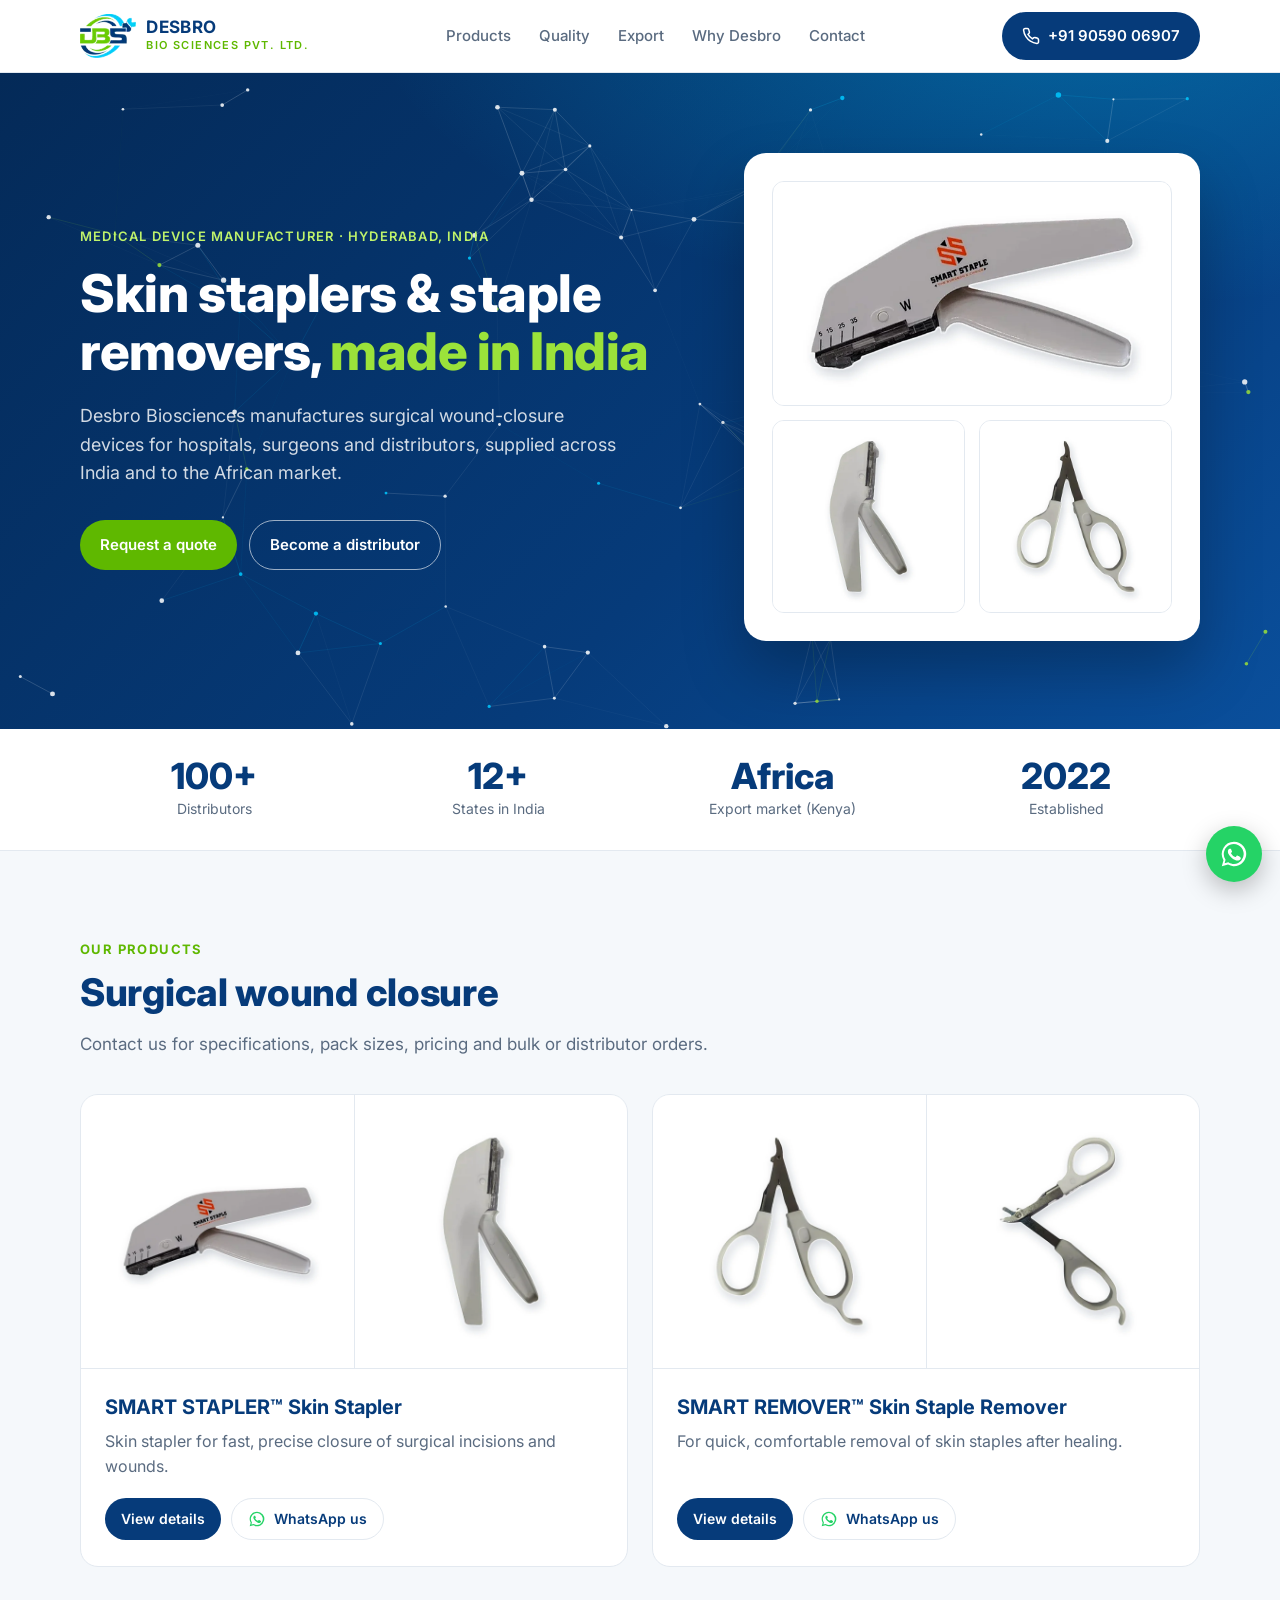
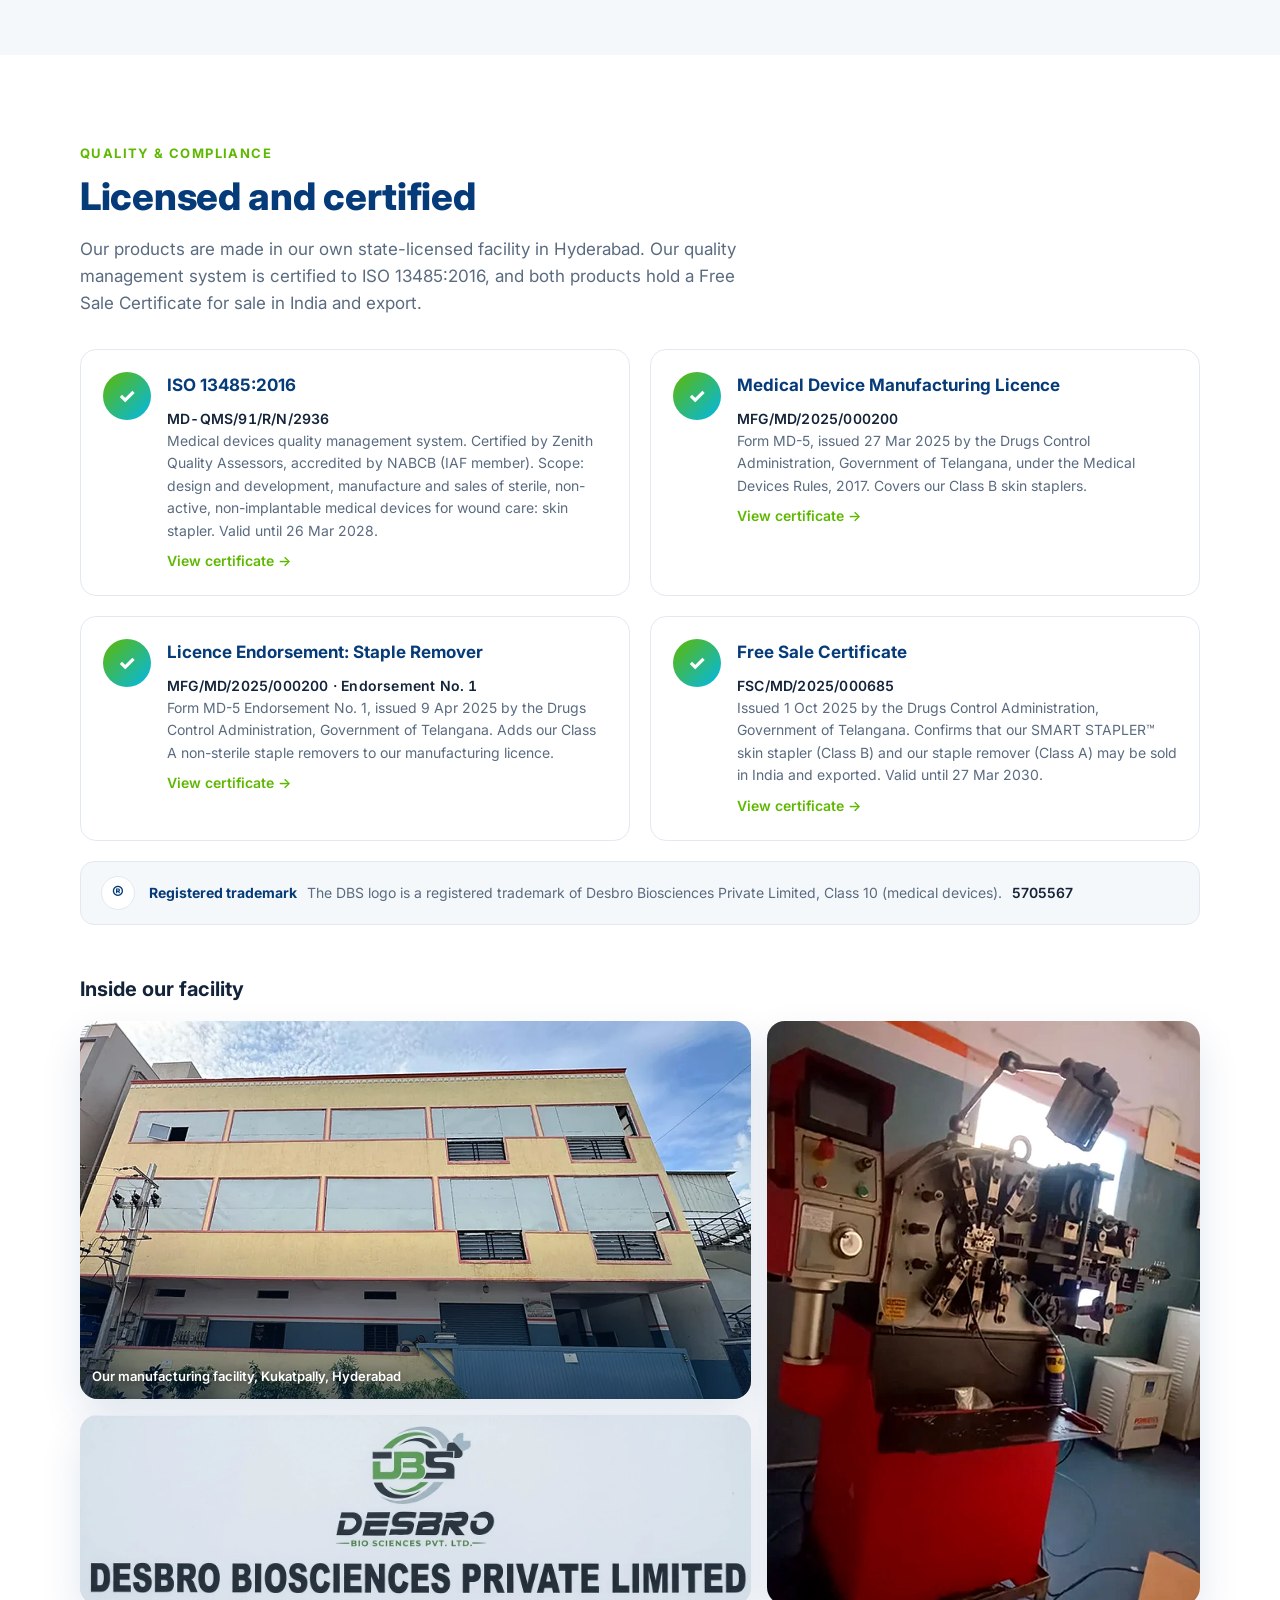
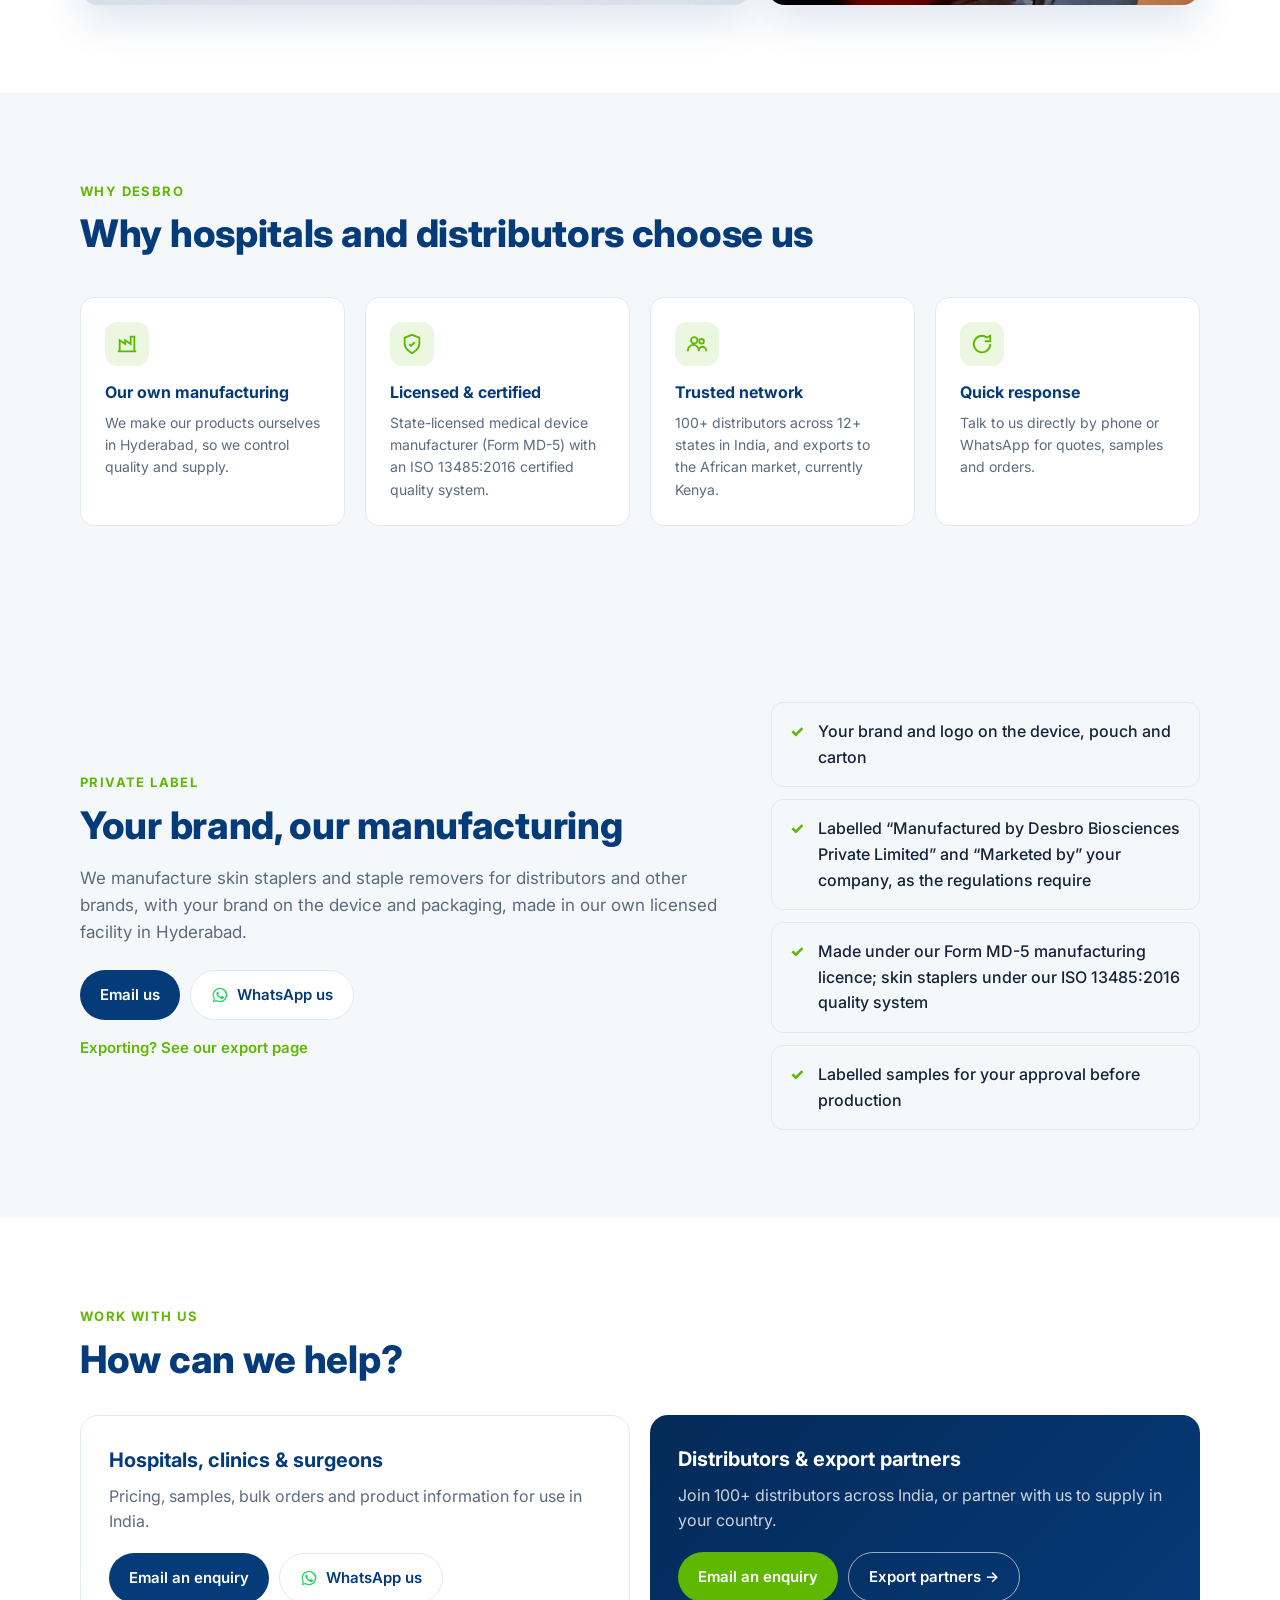
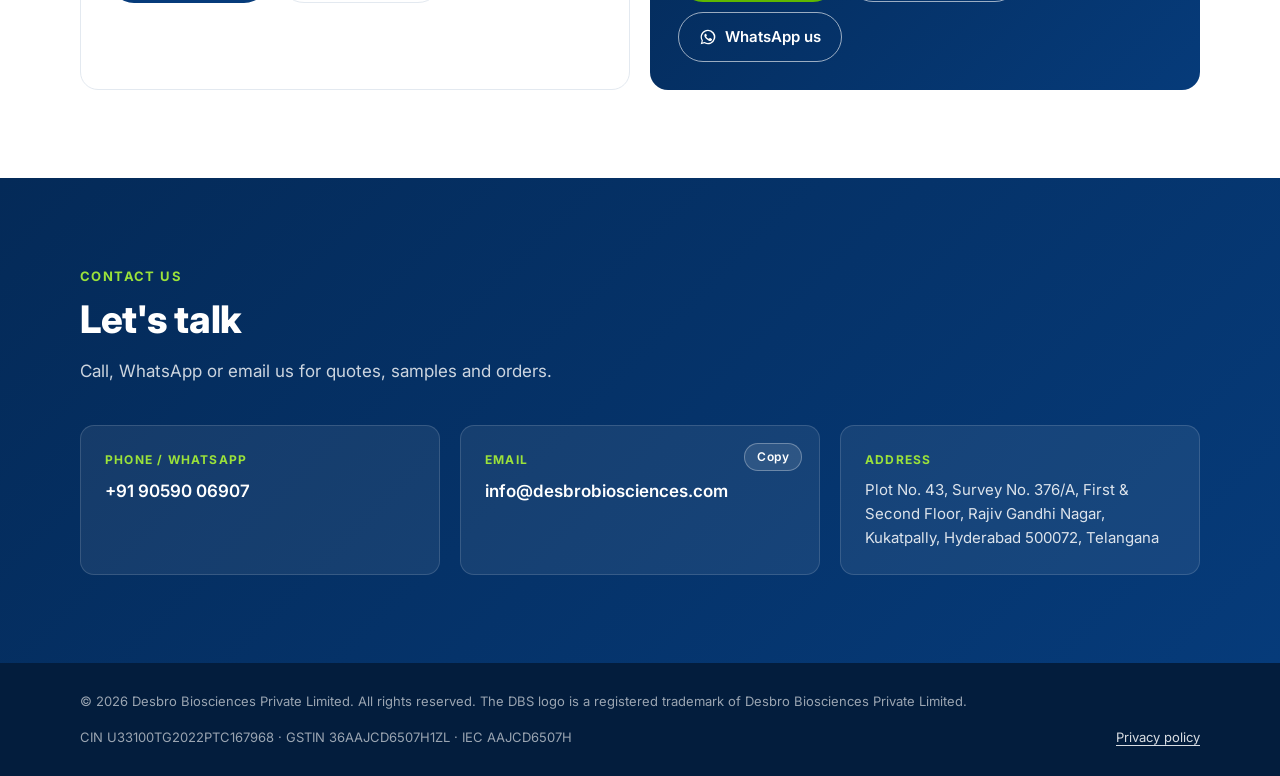
<file: index.html>
<!doctype html>
<html lang="en">
<head>
<meta charset="utf-8">
<meta name="viewport" content="width=device-width, initial-scale=1">
<title>Skin Stapler Manufacturer in India | Desbro Biosciences, Hyderabad</title>
<link rel="canonical" href="https://desbrobiosciences.com/">
<meta property="og:url" content="https://desbrobiosciences.com/">
<meta property="og:type" content="website">
<meta name="twitter:card" content="summary_large_image">
<script type="application/ld+json">{"@context": "https://schema.org", "@type": "Organization", "@id": "https://desbrobiosciences.com/#org", "name": "Desbro Biosciences", "legalName": "Desbro Biosciences Private Limited", "url": "https://desbrobiosciences.com/", "logo": "https://desbrobiosciences.com/img/logo.webp", "foundingDate": "2022", "description": "Hyderabad-based manufacturer of surgical skin staplers and skin staple removers.", "email": "info@desbrobiosciences.com", "telephone": "+91-90590-06907", "address": {"@type": "PostalAddress", "streetAddress": "Plot No. 43, Survey No. 376/A, First & Second Floor, Rajiv Gandhi Nagar, Kukatpally", "addressLocality": "Hyderabad", "postalCode": "500072", "addressRegion": "Telangana", "addressCountry": "IN"}, "contactPoint": {"@type": "ContactPoint", "telephone": "+91-90590-06907", "contactType": "sales", "areaServed": ["IN", "KE"], "availableLanguage": ["en", "hi", "te"]}, "areaServed": ["IN", "KE"], "identifier": [{"@type": "PropertyValue", "name": "CIN", "value": "U33100TG2022PTC167968"}, {"@type": "PropertyValue", "name": "GSTIN", "value": "36AAJCD6507H1ZL"}, {"@type": "PropertyValue", "name": "Import Export Code", "value": "AAJCD6507H"}], "hasCredential": [{"@type": "EducationalOccupationalCredential", "credentialCategory": "ISO 13485:2016 certification", "identifier": "MD-QMS/91/R/N/2936", "recognizedBy": {"@type": "Organization", "name": "Zenith Quality Assessors Pvt. Ltd. (NABCB accredited)"}}, {"@type": "EducationalOccupationalCredential", "credentialCategory": "Form MD-5 medical device manufacturing licence", "identifier": "MFG/MD/2025/000200", "recognizedBy": {"@type": "Organization", "name": "Drugs Control Administration, Government of Telangana"}}], "sameAs": ["https://www.indiamart.com/desbrobiosciences/", "https://www.linkedin.com/company/desbro-biosciences/"]}</script>
<script type="application/ld+json">{"@context": "https://schema.org", "@type": "WebSite", "name": "Desbro Biosciences", "url": "https://desbrobiosciences.com/"}</script>

<meta name="description" content="ISO 13485:2016 certified, Form MD-5 licensed manufacturer of disposable skin staplers and staple removers in Hyderabad, India. HS code 9018 90 29.">
<link rel="icon" href="img/mark.webp">
<meta property="og:title" content="Skin Stapler Manufacturer in India | Desbro Biosciences">
<meta property="og:description" content="Disposable skin staplers and staple removers from a licensed, ISO 13485:2016 certified manufacturer in Hyderabad, India.">
<meta property="og:image" content="https://desbrobiosciences.com/img/og-image.jpg">
<meta property="og:image:width" content="1200">
<meta property="og:image:height" content="630">
<link rel="preconnect" href="https://fonts.googleapis.com">
<link rel="preconnect" href="https://fonts.gstatic.com" crossorigin>
<link href="https://fonts.googleapis.com/css2?family=Inter:wght@400;500;600;700;800&display=swap" rel="stylesheet">
<link rel="stylesheet" href="style.css">
</head>
<body>
<!--
  ============================================================
  EDIT HERE: site settings. Fill these in; empty items stay hidden.
  Add ?preview to the URL to see placeholders for anything still empty.
  ============================================================
-->
<script>
window.SITE = {
  certifications: [
    // Cards with a PDF show "View certificate", which opens a preview on the page (images in certs/preview/).
    { name: "ISO 13485:2016", detail: "Medical devices quality management system. Certified by Zenith Quality Assessors, accredited by NABCB (IAF member). Scope: design and development, manufacture and sales of sterile, non-active, non-implantable medical devices for wound care: skin stapler. Valid until 26 Mar 2028.", number: "MD-QMS/91/R/N/2936", pdf: "certs/iso-13485-certificate.pdf", preview: ["certs/preview/iso-1.webp"] },
    { name: "Medical Device Manufacturing Licence", detail: "Form MD-5, issued 27 Mar 2025 by the Drugs Control Administration, Government of Telangana, under the Medical Devices Rules, 2017. Covers our Class B skin staplers.", number: "MFG/MD/2025/000200", pdf: "certs/md5-manufacturing-licence.pdf", preview: ["certs/preview/md5-1.webp","certs/preview/md5-2.webp"] },
    { name: "Licence Endorsement: Staple Remover", detail: "Form MD-5 Endorsement No. 1, issued 9 Apr 2025 by the Drugs Control Administration, Government of Telangana. Adds our Class A non-sterile staple removers to our manufacturing licence.", number: "MFG/MD/2025/000200 · Endorsement No. 1", pdf: "certs/md5-endorsement-1-remover.pdf", preview: ["certs/preview/md5-endorsement-1.webp"] },
    { name: "Free Sale Certificate", detail: "Issued 1 Oct 2025 by the Drugs Control Administration, Government of Telangana. Confirms that our SMART STAPLER™ skin stapler (Class B) and our staple remover (Class A) may be sold in India and exported. Valid until 27 Mar 2030.", number: "FSC/MD/2025/000685", pdf: "certs/free-sale-certificate.pdf", preview: ["certs/preview/fsc-1.webp"] }
  ],
  // Shown as a single text strip under the certificate cards.
  trademark: { text: "The DBS logo is a registered trademark of Desbro Biosciences Private Limited, Class 10 (medical devices).", number: "5705567" },
  // Factory / team photos. Put files in img/factory/ and list them here, e.g. { src: "img/factory/line.webp", caption: "Assembly line" }
  factoryPhotos: [
    { src: "img/factory/facility-exterior.webp", caption: "Our manufacturing facility, Kukatpally, Hyderabad", slot: "fa" },
    { src: "img/factory/facility-machinery.webp", slot: "fb" },
    { src: "img/factory/facility-signboard.webp", caption: "Desbro Biosciences Private Limited", slot: "fc" }
  ],
  // Private label / contract manufacturing section (confirmed by Desbro 2026-11-19).
  showContractManufacturing: true
};
</script>

<header>
  <div class="wrap nav">
    <a class="brand" href="#top"><img src="img/mark.webp" alt="Desbro Biosciences logo"><div><b>DESBRO</b><small>Bio Sciences Pvt. Ltd.</small></div></a>
    <nav class="links" id="siteNav"><a href="#products">Products</a><a href="#quality">Quality</a><a href="/export/">Export</a><a href="#why">Why Desbro</a><a href="#contact">Contact</a><a class="nav-mail" href="mailto:info@desbrobiosciences.com">Email us</a></nav>
    <div class="hq"><a class="hq-btn" href="tel:+919059006907" aria-label="Call Desbro"><svg viewBox="0 0 24 24" fill="none" stroke="currentColor" stroke-width="2" aria-hidden="true"><path d="M22 16.9v3a2 2 0 0 1-2.2 2 19.8 19.8 0 0 1-8.6-3.1 19.5 19.5 0 0 1-6-6A19.8 19.8 0 0 1 2.1 4.2 2 2 0 0 1 4.1 2h3a2 2 0 0 1 2 1.7c.1.9.4 1.8.7 2.7a2 2 0 0 1-.5 2.1L8 9.8a16 16 0 0 0 6 6l1.3-1.3a2 2 0 0 1 2.1-.4c.9.3 1.8.6 2.7.7a2 2 0 0 1 1.7 2z"/></svg></a><a class="hq-btn hq-wa" href="https://wa.me/919059006907?text=Hi%2C%20I%27d%20like%20details%20on%20the%20Desbro%20SMART%20STAPLER%20skin%20stapler." target="_blank" rel="noopener" aria-label="WhatsApp Desbro"><svg viewBox="0 0 32 32" aria-hidden="true"><path d="M16 3a13 13 0 0 0-11.2 19.6L3 29l6.6-1.7A13 13 0 1 0 16 3zm0 23.6c-2 0-4-.6-5.7-1.6l-.4-.2-3.9 1 1-3.8-.3-.4A10.6 10.6 0 1 1 16 26.6zm5.8-7.9c-.3-.2-1.9-.9-2.2-1-.3-.1-.5-.2-.7.2l-1 1.2c-.2.2-.4.2-.7.1a8.7 8.7 0 0 1-4.3-3.8c-.3-.6.3-.5 1-1.7.1-.2 0-.4 0-.5l-1-2.4c-.3-.6-.5-.5-.7-.5h-.6c-.2 0-.6.1-.9.4-.3.3-1.2 1.1-1.2 2.8s1.2 3.2 1.4 3.5c.2.2 2.4 3.7 5.8 5.1 2.2.9 3 1 4.1.8.7-.1 1.9-.8 2.2-1.5.3-.7.3-1.4.2-1.5l-.6-.4z"/></svg></a><button type="button" class="menu-btn" aria-label="Open menu" aria-expanded="false" aria-controls="siteNav"><span></span><span></span><span></span></button></div>
    <a class="btn btn-p" href="tel:+919059006907"><svg viewBox="0 0 24 24" fill="none" stroke="currentColor" stroke-width="2"><path d="M22 16.9v3a2 2 0 0 1-2.2 2 19.8 19.8 0 0 1-8.6-3.1 19.5 19.5 0 0 1-6-6A19.8 19.8 0 0 1 2.1 4.2 2 2 0 0 1 4.1 2h3a2 2 0 0 1 2 1.7c.1.9.4 1.8.7 2.7a2 2 0 0 1-.5 2.1L8 9.8a16 16 0 0 0 6 6l1.3-1.3a2 2 0 0 1 2.1-.4c.9.3 1.8.6 2.7.7a2 2 0 0 1 1.7 2z"/></svg><span>+91 90590 06907</span></a>
  </div>
</header>

<main id="top">
<div class="hero" id="hero">
  <canvas id="fx" aria-hidden="true"></canvas>
  <div class="wrap">
    <div>
      <div class="tag">Medical device manufacturer · Hyderabad, India</div>
      <h1>Skin staplers &amp; staple removers, <em>made in India</em></h1>
      <p>Desbro Biosciences manufactures surgical wound-closure devices for hospitals, surgeons and distributors, supplied across India and to the African market.</p>
      <div class="cta">
        <a class="btn btn-g" href="#contact">Request a quote</a>
        <a class="btn btn-o" href="#distributors">Become a distributor</a>
      </div>
    </div>
    <div class="hero-card hero-card-3" aria-hidden="true">
      <img class="big" src="img/smart-stapler-wide.webp" alt="">
      <img class="hs" src="img/skin-stapler.webp" alt="">
      <img class="hs" src="img/staple-remover-2.webp" alt="">
    </div>
  </div>
</div>

<div class="stats">
  <div class="wrap">
    <div><b>100+</b><span>Distributors</span></div>
    <div><b>12+</b><span>States in India</span></div>
    <div><b>Africa</b><span>Export market (Kenya)</span></div>
    <div><b>2022</b><span>Established</span></div>
  </div>
</div>

<section id="products" class="products">
  <div class="wrap">
    <div class="eyebrow">Our products</div>
    <h2>Surgical wound closure</h2>
    <p class="lead">Contact us for specifications, pack sizes, pricing and bulk or distributor orders.</p>
    <div class="pgrid">
      <article class="pcard">
        <div class="pimgs"><img src="img/smart-stapler.webp" alt="Desbro SMART STAPLER™ surgical skin stapler, side view" loading="lazy"><img src="img/skin-stapler.webp" alt="Desbro skin stapler, front view" loading="lazy"></div>
        <div class="b">
          <h3><a href="skin-stapler/">SMART STAPLER™ Skin Stapler</a></h3>
          <p>Skin stapler for fast, precise closure of surgical incisions and wounds.</p>
          <div class="pact"><a class="btn btn-p sm" href="skin-stapler/">View details</a><a class="btn btn-l sm" href="https://wa.me/919059006907?text=Hi%2C%20I%27d%20like%20details%20on%20the%20Desbro%20SMART%20STAPLER%20skin%20stapler." target="_blank" rel="noopener"><svg class="wai" viewBox="0 0 32 32" fill="currentColor" aria-hidden="true"><path d="M16 3a13 13 0 0 0-11.2 19.6L3 29l6.6-1.7A13 13 0 1 0 16 3zm0 23.6c-2 0-4-.6-5.7-1.6l-.4-.2-3.9 1 1-3.8-.3-.4A10.6 10.6 0 1 1 16 26.6zm5.8-7.9c-.3-.2-1.9-.9-2.2-1-.3-.1-.5-.2-.7.2l-1 1.2c-.2.2-.4.2-.7.1a8.7 8.7 0 0 1-4.3-3.8c-.3-.6.3-.5 1-1.7.1-.2 0-.4 0-.5l-1-2.4c-.3-.6-.5-.5-.7-.5h-.6c-.2 0-.6.1-.9.4-.3.3-1.2 1.1-1.2 2.8s1.2 3.2 1.4 3.5c.2.2 2.4 3.7 5.8 5.1 2.2.9 3 1 4.1.8.7-.1 1.9-.8 2.2-1.5.3-.7.3-1.4.2-1.5l-.6-.4z"/></svg>WhatsApp us</a></div>
        </div>
      </article>
      <article class="pcard">
        <div class="pimgs"><img src="img/staple-remover-2.webp" alt="Desbro SMART REMOVER skin staple remover, front view" loading="lazy"><img src="img/staple-remover.webp" alt="Desbro SMART REMOVER skin staple remover, open" loading="lazy"></div>
        <div class="b">
          <h3><a href="skin-staple-remover/">SMART REMOVER™ Skin Staple Remover</a></h3>
          <p>For quick, comfortable removal of skin staples after healing.</p>
          <div class="pact"><a class="btn btn-p sm" href="skin-staple-remover/">View details</a><a class="btn btn-l sm" href="https://wa.me/919059006907?text=Hi%2C%20I%27d%20like%20details%20on%20the%20Desbro%20skin%20staple%20remover." target="_blank" rel="noopener"><svg class="wai" viewBox="0 0 32 32" fill="currentColor" aria-hidden="true"><path d="M16 3a13 13 0 0 0-11.2 19.6L3 29l6.6-1.7A13 13 0 1 0 16 3zm0 23.6c-2 0-4-.6-5.7-1.6l-.4-.2-3.9 1 1-3.8-.3-.4A10.6 10.6 0 1 1 16 26.6zm5.8-7.9c-.3-.2-1.9-.9-2.2-1-.3-.1-.5-.2-.7.2l-1 1.2c-.2.2-.4.2-.7.1a8.7 8.7 0 0 1-4.3-3.8c-.3-.6.3-.5 1-1.7.1-.2 0-.4 0-.5l-1-2.4c-.3-.6-.5-.5-.7-.5h-.6c-.2 0-.6.1-.9.4-.3.3-1.2 1.1-1.2 2.8s1.2 3.2 1.4 3.5c.2.2 2.4 3.7 5.8 5.1 2.2.9 3 1 4.1.8.7-.1 1.9-.8 2.2-1.5.3-.7.3-1.4.2-1.5l-.6-.4z"/></svg>WhatsApp us</a></div>
        </div>
      </article>
    </div>
  </div>
</section>

<section id="quality">
  <div class="wrap">
    <div class="eyebrow">Quality &amp; compliance</div>
    <h2>Licensed and certified</h2>
    <p class="lead">Our products are made in our own state-licensed facility in Hyderabad. Our quality management system is certified to ISO 13485:2016, and both products hold a Free Sale Certificate for sale in India and export.</p>
    <div class="certs" id="certs"></div>
    <div id="factory" class="factory" hidden>
      <h3 class="sub">Inside our facility</h3>
      <p class="swipe-hint">Swipe to see more →</p>
      <div class="fgrid" id="fgrid"></div>
    </div>
  </div>
</section>

<section id="why" class="soft">
  <div class="wrap">
    <div class="eyebrow">Why Desbro</div>
    <h2>Why hospitals and distributors choose us</h2>
    <div class="why">
      <div><i><svg viewBox="0 0 24 24" fill="none" stroke="currentColor" stroke-width="2"><path d="M2 20h20M4 20V8l6 4V8l6 4V4h4v16"/></svg></i><h4>Our own manufacturing</h4><p>We make our products ourselves in Hyderabad, so we control quality and supply.</p></div>
      <div><i><svg viewBox="0 0 24 24" fill="none" stroke="currentColor" stroke-width="2"><path d="M12 22s8-4 8-10V5l-8-3-8 3v7c0 6 8 10 8 10z"/><path d="m9 12 2 2 4-4"/></svg></i><h4>Licensed &amp; certified</h4><p>State-licensed medical device manufacturer (Form MD-5) with an ISO 13485:2016 certified quality system.</p></div>
      <div><i><svg viewBox="0 0 24 24" fill="none" stroke="currentColor" stroke-width="2"><circle cx="9" cy="8" r="3.5"/><circle cx="17" cy="9" r="2.5"/><path d="M2 20v-1a6 6 0 0 1 12 0v1M14 20v-1a4 4 0 0 1 8 0v1"/></svg></i><h4>Trusted network</h4><p>100+ distributors across 12+ states in India, and exports to the African market, currently Kenya.</p></div>
      <div><i><svg viewBox="0 0 24 24" fill="none" stroke="currentColor" stroke-width="2"><path d="M21 12a9 9 0 1 1-3.5-7.1L21 3v6h-6"/></svg></i><h4>Quick response</h4><p>Talk to us directly by phone or WhatsApp for quotes, samples and orders.</p></div>
    </div>
  </div>
</section>

<section id="oem" hidden>
  <div class="wrap oem">
    <div>
      <div class="eyebrow">Private label</div>
      <h2>Your brand, our manufacturing</h2>
      <p class="lead">We manufacture skin staplers and staple removers for distributors and other brands, with your brand on the device and packaging, made in our own licensed facility in Hyderabad.</p>
      <div class="pact"><a class="btn btn-p" href="mailto:info@desbrobiosciences.com?subject=Private%20label%20enquiry">Email us</a><a class="btn btn-l" href="https://wa.me/919059006907?text=Hi%2C%20I%27m%20interested%20in%20private%20label%20skin%20staplers%2Fremovers%20from%20Desbro." target="_blank" rel="noopener"><svg class="wai" viewBox="0 0 32 32" fill="currentColor" aria-hidden="true"><path d="M16 3a13 13 0 0 0-11.2 19.6L3 29l6.6-1.7A13 13 0 1 0 16 3zm0 23.6c-2 0-4-.6-5.7-1.6l-.4-.2-3.9 1 1-3.8-.3-.4A10.6 10.6 0 1 1 16 26.6zm5.8-7.9c-.3-.2-1.9-.9-2.2-1-.3-.1-.5-.2-.7.2l-1 1.2c-.2.2-.4.2-.7.1a8.7 8.7 0 0 1-4.3-3.8c-.3-.6.3-.5 1-1.7.1-.2 0-.4 0-.5l-1-2.4c-.3-.6-.5-.5-.7-.5h-.6c-.2 0-.6.1-.9.4-.3.3-1.2 1.1-1.2 2.8s1.2 3.2 1.4 3.5c.2.2 2.4 3.7 5.8 5.1 2.2.9 3 1 4.1.8.7-.1 1.9-.8 2.2-1.5.3-.7.3-1.4.2-1.5l-.6-.4z"/></svg>WhatsApp us</a></div>
      <p class="oem-link"><a href="/export/#private-label">Exporting? See our export page</a></p>
    </div>
    <ul class="ticks">
      <li>Your brand and logo on the device, pouch and carton</li>
      <li>Labelled &ldquo;Manufactured by Desbro Biosciences Private Limited&rdquo; and &ldquo;Marketed by&rdquo; your company, as the regulations require</li>
      <li>Made under our Form MD-5 manufacturing licence; skin staplers under our ISO 13485:2016 quality system</li>
      <li>Labelled samples for your approval before production</li>
    </ul>
  </div>
</section>

<section id="distributors">
  <div class="wrap">
    <div class="eyebrow">Work with us</div>
    <h2>How can we help?</h2>
    <div class="paths">
      <div class="path">
        <h3>Hospitals, clinics &amp; surgeons</h3>
        <p>Pricing, samples, bulk orders and product information for use in India.</p>
        <div class="pact"><a class="btn btn-p" href="mailto:info@desbrobiosciences.com?subject=Product%20enquiry%20(India)">Email an enquiry</a><a class="btn btn-l" href="https://wa.me/919059006907?text=Hi%2C%20I%27m%20enquiring%20about%20Desbro%20products%20for%20our%20hospital%2Fclinic." target="_blank" rel="noopener"><svg class="wai" viewBox="0 0 32 32" fill="currentColor" aria-hidden="true"><path d="M16 3a13 13 0 0 0-11.2 19.6L3 29l6.6-1.7A13 13 0 1 0 16 3zm0 23.6c-2 0-4-.6-5.7-1.6l-.4-.2-3.9 1 1-3.8-.3-.4A10.6 10.6 0 1 1 16 26.6zm5.8-7.9c-.3-.2-1.9-.9-2.2-1-.3-.1-.5-.2-.7.2l-1 1.2c-.2.2-.4.2-.7.1a8.7 8.7 0 0 1-4.3-3.8c-.3-.6.3-.5 1-1.7.1-.2 0-.4 0-.5l-1-2.4c-.3-.6-.5-.5-.7-.5h-.6c-.2 0-.6.1-.9.4-.3.3-1.2 1.1-1.2 2.8s1.2 3.2 1.4 3.5c.2.2 2.4 3.7 5.8 5.1 2.2.9 3 1 4.1.8.7-.1 1.9-.8 2.2-1.5.3-.7.3-1.4.2-1.5l-.6-.4z"/></svg>WhatsApp us</a></div>
      </div>
      <div class="path dark">
        <h3>Distributors &amp; export partners</h3>
        <p>Join 100+ distributors across India, or partner with us to supply in your country.</p>
        <div class="pact"><a class="btn btn-g" href="mailto:info@desbrobiosciences.com?subject=Distributor%20%2F%20export%20enquiry">Email an enquiry</a><a class="btn btn-o" href="/export/">Export partners →</a><a class="btn btn-o" href="https://wa.me/919059006907?text=Hi%2C%20I%27m%20interested%20in%20becoming%20a%20Desbro%20distributor." target="_blank" rel="noopener"><svg class="wai" viewBox="0 0 32 32" fill="currentColor" aria-hidden="true"><path d="M16 3a13 13 0 0 0-11.2 19.6L3 29l6.6-1.7A13 13 0 1 0 16 3zm0 23.6c-2 0-4-.6-5.7-1.6l-.4-.2-3.9 1 1-3.8-.3-.4A10.6 10.6 0 1 1 16 26.6zm5.8-7.9c-.3-.2-1.9-.9-2.2-1-.3-.1-.5-.2-.7.2l-1 1.2c-.2.2-.4.2-.7.1a8.7 8.7 0 0 1-4.3-3.8c-.3-.6.3-.5 1-1.7.1-.2 0-.4 0-.5l-1-2.4c-.3-.6-.5-.5-.7-.5h-.6c-.2 0-.6.1-.9.4-.3.3-1.2 1.1-1.2 2.8s1.2 3.2 1.4 3.5c.2.2 2.4 3.7 5.8 5.1 2.2.9 3 1 4.1.8.7-.1 1.9-.8 2.2-1.5.3-.7.3-1.4.2-1.5l-.6-.4z"/></svg>WhatsApp us</a></div>
      </div>
    </div>
  </div>
</section>

<section id="contact" class="contact">
  <div class="wrap">
    <div class="eyebrow" style="color:#9be23a">Contact us</div>
    <h2>Let's talk</h2>
    <p class="lead">Call, WhatsApp or email us for quotes, samples and orders.</p>
    <div class="cgrid">
      <a class="citem" href="tel:+919059006907"><small>Phone / WhatsApp</small><b>+91 90590 06907</b></a>
      <a class="citem" href="mailto:info@desbrobiosciences.com"><small>Email</small><b>info@desbrobiosciences.com</b></a>
      <a class="citem" href="https://maps.google.com/?q=Rajiv+Gandhi+Nagar+Kukatpally+Hyderabad" target="_blank" rel="noopener"><small>Address</small><p>Plot No. 43, Survey No. 376/A, First &amp; Second Floor, Rajiv Gandhi Nagar, Kukatpally, Hyderabad 500072, Telangana</p></a>
    </div>
  </div>
</section>
</main>

<div class="cm" id="certModal" role="dialog" aria-modal="true" aria-labelledby="cmTitle" hidden>
  <div class="cm-box">
    <div class="cm-head">
      <h3 class="cm-title" id="cmTitle"></h3>
      <a class="cm-dl" href="#" target="_blank" rel="noopener">Download PDF</a>
      <button type="button" class="cm-close" aria-label="Close preview">×</button>
    </div>
    <div class="cm-body"></div>
  </div>
</div>

<footer>
  <div class="wrap">
    <span>© <span id="y">2026</span> Desbro Biosciences Private Limited. All rights reserved. The DBS logo is a registered trademark of Desbro Biosciences Private Limited.</span>
    <span>CIN U33100TG2022PTC167968 · GSTIN 36AAJCD6507H1ZL · IEC AAJCD6507H</span>
    <span><a href="privacy-policy/">Privacy policy</a></span>
  </div>
</footer>

<a class="wa" href="https://wa.me/919059006907?text=Hi%2C%20I%27d%20like%20details%20on%20the%20Desbro%20SMART%20STAPLER%20skin%20stapler." target="_blank" rel="noopener" aria-label="Chat on WhatsApp"><svg viewBox="0 0 32 32"><path d="M16 3a13 13 0 0 0-11.2 19.6L3 29l6.6-1.7A13 13 0 1 0 16 3zm0 23.6c-2 0-4-.6-5.7-1.6l-.4-.2-3.9 1 1-3.8-.3-.4A10.6 10.6 0 1 1 16 26.6zm5.8-7.9c-.3-.2-1.9-.9-2.2-1-.3-.1-.5-.2-.7.2l-1 1.2c-.2.2-.4.2-.7.1a8.7 8.7 0 0 1-4.3-3.8c-.3-.6.3-.5 1-1.7.1-.2 0-.4 0-.5l-1-2.4c-.3-.6-.5-.5-.7-.5h-.6c-.2 0-.6.1-.9.4-.3.3-1.2 1.1-1.2 2.8s1.2 3.2 1.4 3.5c.2.2 2.4 3.7 5.8 5.1 2.2.9 3 1 4.1.8.7-.1 1.9-.8 2.2-1.5.3-.7.3-1.4.2-1.5l-.6-.4z"/></svg></a>

<script>
document.getElementById('y').textContent=new Date().getFullYear();
(()=>{
  const S=window.SITE, preview=/[?&]preview/.test(location.search); if(preview)document.body.classList.add('preview'); const esc=t=>String(t).replace(/[&<>"]/g,c=>({'&':'&amp;','<':'&lt;','>':'&gt;','"':'&quot;'}[c]));
  // Certifications
  const box=document.getElementById('certs');
  box.innerHTML=S.certifications.map((c,i)=>{
    const num=c.number?`<p class="no">${esc(c.number)}</p>`:(preview?'<p class="no"><span class="ph">Number to be added</span></p>':'');
    const link=(c.preview&&c.preview.length)?`<button type="button" class="clink" data-cert="${i}">View certificate →</button>`:(c.pdf?`<a class="clink" href="${esc(c.pdf)}" target="_blank" rel="noopener">View certificate (PDF) →</a>`:(preview?'<span class="ph">PDF to be added</span>':''));
    return `<div class="cert"><div class="seal">✓</div><div><h4>${esc(c.name)}</h4>${num}<p class="cdetail" id="cd${i}">${esc(c.detail)}</p><button type="button" class="cmore" aria-expanded="false" aria-controls="cd${i}">More details</button><div>${link}</div></div></div>`;
  }).join('');
  if(S.trademark&&S.trademark.text){
    const t=document.createElement('div');t.className='tm';
    t.innerHTML=`<span class="tmr">®</span><p><b>Registered trademark</b> ${esc(S.trademark.text)}${S.trademark.number?` <span class="tmn">${esc(S.trademark.number)}</span>`:''}</p>`;
    box.after(t);
  }
  // Certificate preview
  const modal=document.getElementById('certModal'),mBody=modal.querySelector('.cm-body'),mTitle=modal.querySelector('.cm-title'),mDl=modal.querySelector('.cm-dl'),mClose=modal.querySelector('.cm-close');
  let lastFocus=null;
  const openCert=i=>{const c=S.certifications[i];lastFocus=document.activeElement;mTitle.textContent=c.name;mDl.href=c.pdf;
    mBody.innerHTML=c.preview.map((src,n)=>`<img src="${esc(src)}" alt="${esc(c.name)}, page ${n+1}">`).join('');
    modal.hidden=false;document.body.classList.add('modal-open');mBody.scrollTop=0;mClose.focus();};
  const closeCert=()=>{modal.hidden=true;document.body.classList.remove('modal-open');mBody.innerHTML='';if(lastFocus)lastFocus.focus();};
  box.addEventListener('click',e=>{const b=e.target.closest('[data-cert]');if(b)openCert(+b.dataset.cert);const m=e.target.closest('.cmore');if(m){const c=m.closest('.cert');const o=c.classList.toggle('open');m.setAttribute('aria-expanded',o);m.textContent=o?'Less details':'More details';}});
  mClose.addEventListener('click',closeCert);
  modal.addEventListener('click',e=>{if(e.target===modal)closeCert();});
  document.addEventListener('keydown',e=>{if(e.key==='Escape'&&!modal.hidden)closeCert();});
  // Factory photos
  const fp=S.factoryPhotos, f=document.getElementById('factory'), g=document.getElementById('fgrid');
  if(fp.length){f.hidden=false;g.classList.add('bento');g.innerHTML=fp.map(p=>`<figure class="${esc(p.slot||'')}"><img src="${esc(p.src)}" alt="${esc(p.caption||'Desbro facility')}" loading="lazy">${p.caption?`<figcaption>${esc(p.caption)}</figcaption>`:''}</figure>`).join('');}
  else if(preview){f.hidden=false;g.innerHTML=['Production floor','Clean room / assembly','Quality testing','Packaging & dispatch'].map(t=>`<figure class="phbox"><span>Photo: ${t}</span></figure>`).join('');}
  // Contract manufacturing
  if(S.showContractManufacturing||preview) document.getElementById('oem').hidden=false;
})();
</script>

<script>
(()=>{
const hero=document.getElementById('hero'),cv=document.getElementById('fx'),cx=cv.getContext('2d'),card=hero.querySelector('.hero-card');
const reduce=matchMedia('(prefers-reduced-motion: reduce)').matches, touch=matchMedia('(pointer: coarse)').matches;
const COLS=['255,255,255','0,200,255','155,226,58'];
let W,H,dpr,P=[],m={x:-9999,y:-9999,on:false},run=true,raf;
function size(){dpr=Math.min(devicePixelRatio||1,2);W=hero.clientWidth;H=hero.clientHeight;cv.width=W*dpr;cv.height=H*dpr;cx.setTransform(dpr,0,0,dpr,0,0);
 const n=Math.min(touch?45:110,Math.round(W*H/(touch?14000:9000)));
 P=Array.from({length:n},()=>({x:Math.random()*W,y:Math.random()*H,vx:(Math.random()-.5)*.35,vy:(Math.random()-.5)*.35,r:Math.random()*1.8+1,c:COLS[Math.random()<.6?0:Math.random()<.5?1:2]}));}
function frame(){cx.clearRect(0,0,W,H);const L=W<700?95:135;
 for(const p of P){
  if(m.on){const dx=p.x-m.x,dy=p.y-m.y,d=Math.hypot(dx,dy);if(d<150&&d>0){const f=(150-d)/150*.6;p.vx+=dx/d*f*.12;p.vy+=dy/d*f*.12;}}
  p.vx*=.985;p.vy*=.985;const sp=Math.hypot(p.vx,p.vy);if(sp<.12){p.vx+=(Math.random()-.5)*.05;p.vy+=(Math.random()-.5)*.05;}
  p.x+=p.vx;p.y+=p.vy;if(p.x<-10)p.x=W+10;if(p.x>W+10)p.x=-10;if(p.y<-10)p.y=H+10;if(p.y>H+10)p.y=-10;}
 for(let i=0;i<P.length;i++){const a=P[i];
  for(let j=i+1;j<P.length;j++){const b=P[j],d=Math.hypot(a.x-b.x,a.y-b.y);if(d<L){cx.strokeStyle=`rgba(${a.c},${(1-d/L)*.22})`;cx.lineWidth=1;cx.beginPath();cx.moveTo(a.x,a.y);cx.lineTo(b.x,b.y);cx.stroke();}}
  if(m.on){const d=Math.hypot(a.x-m.x,a.y-m.y);if(d<200){cx.strokeStyle=`rgba(0,200,255,${(1-d/200)*.5})`;cx.beginPath();cx.moveTo(a.x,a.y);cx.lineTo(m.x,m.y);cx.stroke();}}}
 for(const p of P){cx.fillStyle=`rgba(${p.c},.85)`;cx.beginPath();cx.arc(p.x,p.y,p.r,0,6.283);cx.fill();}
 if(run&&!reduce)raf=requestAnimationFrame(frame);}
size();frame();
addEventListener('resize',()=>{size();if(reduce)frame();});
if(!reduce){
 if(!touch){hero.addEventListener('pointermove',e=>{const r=hero.getBoundingClientRect();m.x=e.clientX-r.left;m.y=e.clientY-r.top;m.on=true;
   if(card&&W>860){const tx=(m.x/W-.5)*10,ty=(m.y/H-.5)*10;card.style.transform=`perspective(900px) rotateY(${tx}deg) rotateX(${-ty}deg)`;}});
  hero.addEventListener('pointerleave',()=>{m.on=false;if(card)card.style.transform='';});}
 new IntersectionObserver(([e])=>{run=e.isIntersecting;cancelAnimationFrame(raf);if(run)raf=requestAnimationFrame(frame);}).observe(hero);
 document.addEventListener('visibilitychange',()=>{run=!document.hidden;cancelAnimationFrame(raf);if(run)raf=requestAnimationFrame(frame);});}
})();
</script>
<script src="site.js" defer></script>
<script src="analytics.js" defer></script>
</body>
</html>
</file>
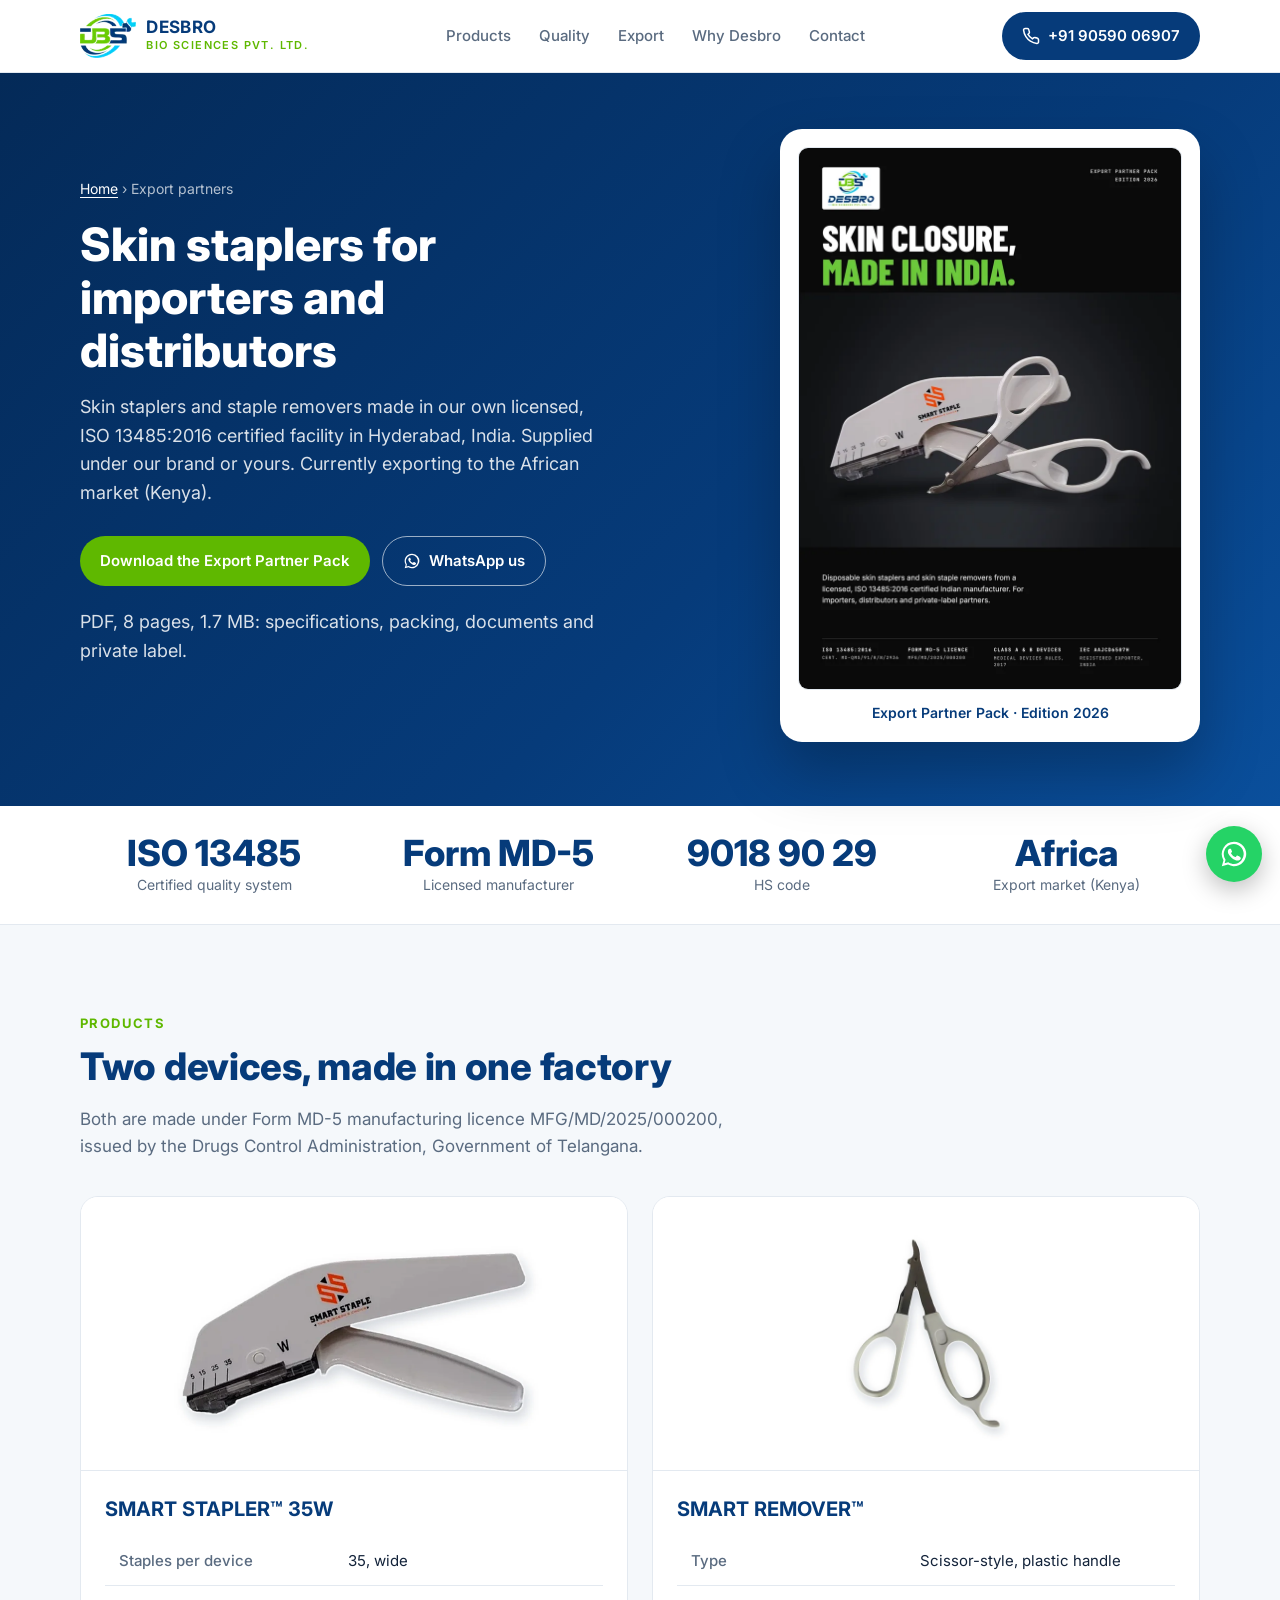
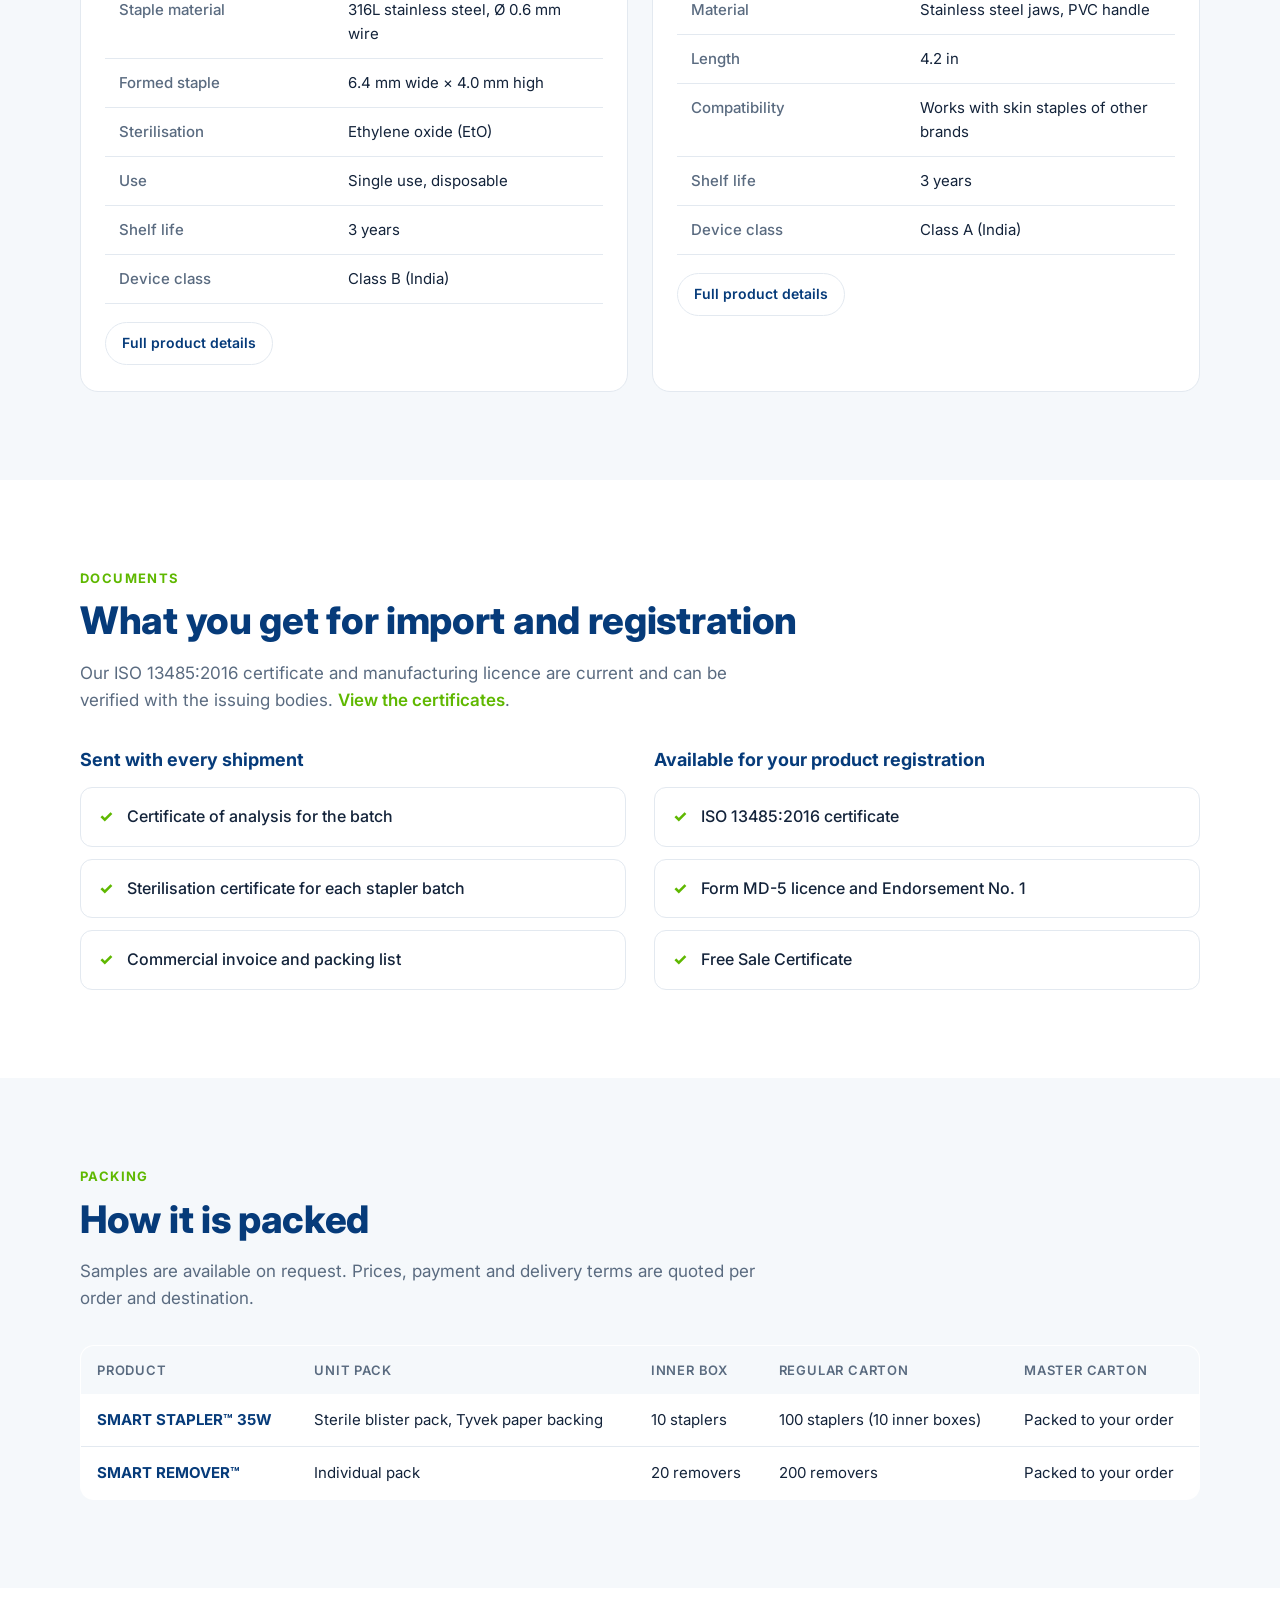
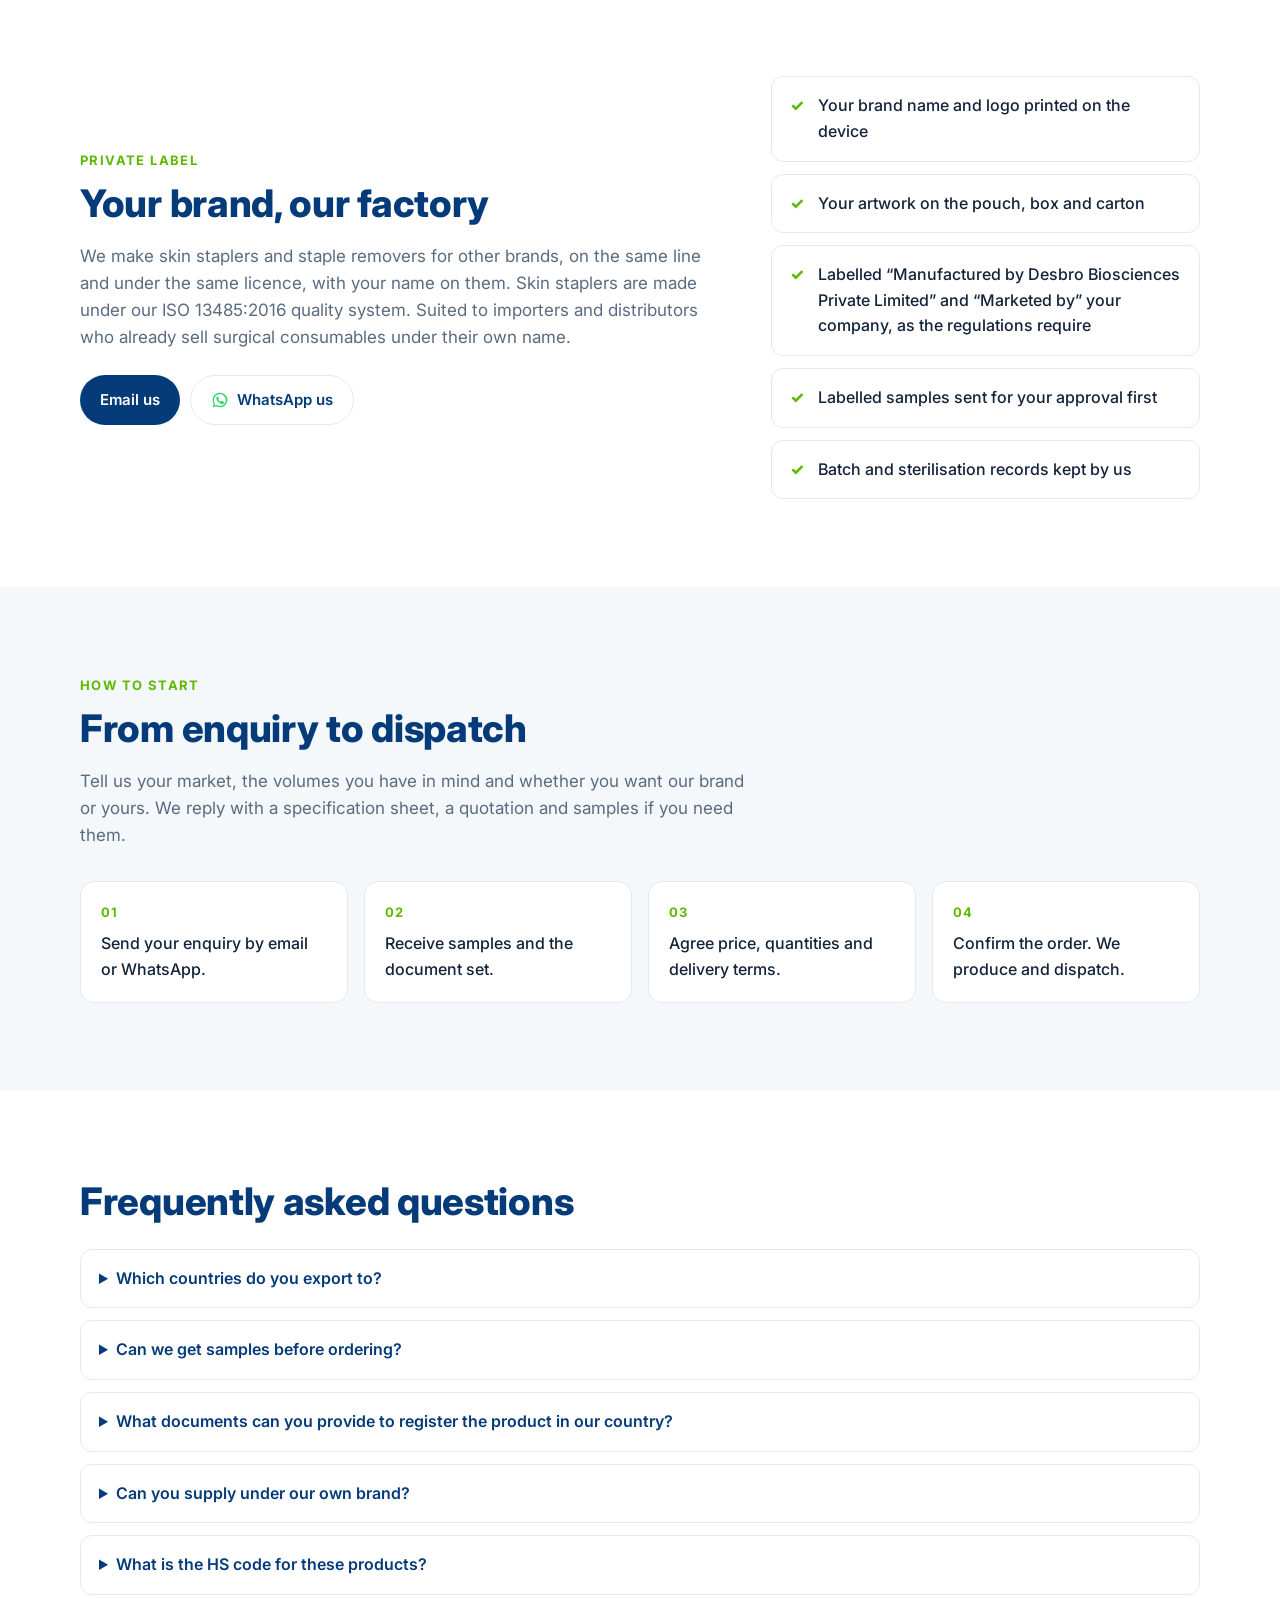
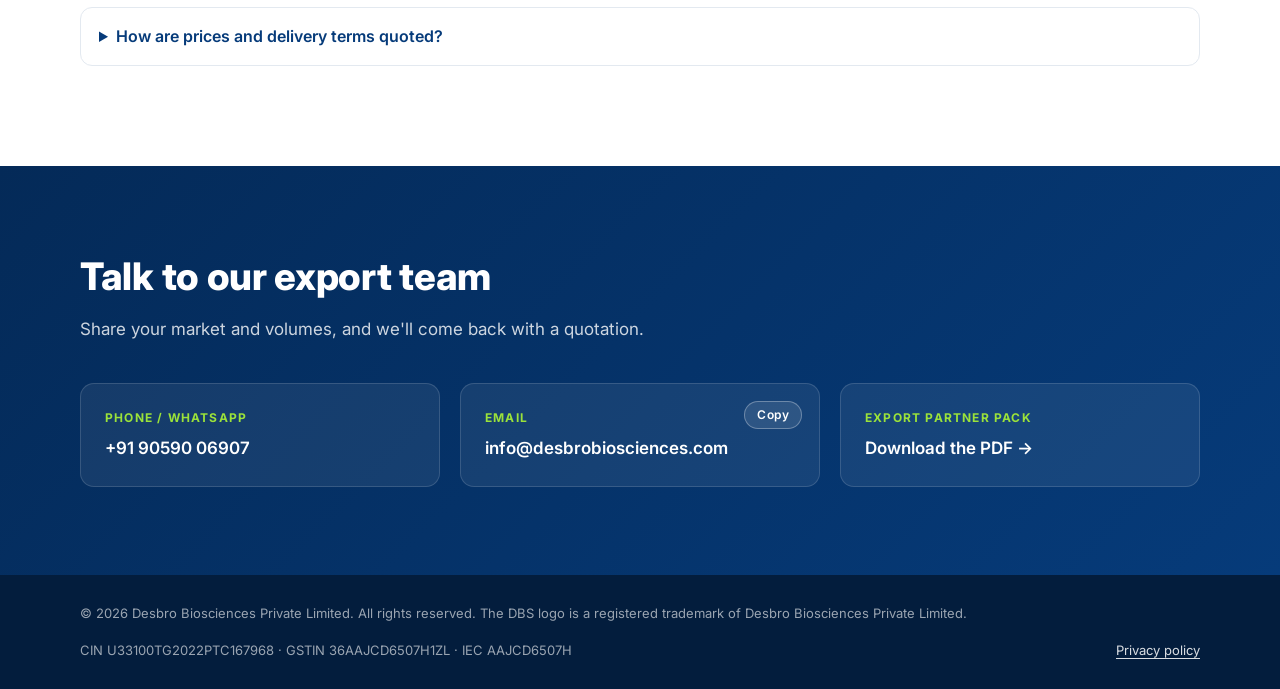
<file: export/index.html>
<!DOCTYPE html>
<html lang="en">
<head>
<meta charset="utf-8">
<meta name="viewport" content="width=device-width, initial-scale=1">
<title>Skin Stapler Exporter India | Private Label &amp; OEM | Desbro</title>
<meta name="description" content="Disposable skin staplers and staple removers for importers from a Form MD-5 licensed, ISO 13485:2016 certified Indian manufacturer. Samples on request.">
<link rel="canonical" href="https://desbrobiosciences.com/export/">
<meta property="og:title" content="Export partners | Desbro Biosciences">
<meta property="og:description" content="Skin staplers and staple removers from a licensed, ISO 13485:2016 certified Indian manufacturer. Download the Export Partner Pack.">
<meta property="og:url" content="https://desbrobiosciences.com/export/">
<meta property="og:type" content="website">
<meta property="og:image" content="https://desbrobiosciences.com/img/og-image.jpg">
<meta property="og:image:width" content="1200">
<meta property="og:image:height" content="630">
<meta name="twitter:card" content="summary_large_image">
<link rel="icon" href="/img/mark.webp">
<link rel="preconnect" href="https://fonts.googleapis.com">
<link rel="preconnect" href="https://fonts.gstatic.com" crossorigin>
<link href="https://fonts.googleapis.com/css2?family=Inter:wght@400;500;600;700;800&display=swap" rel="stylesheet">
<link rel="stylesheet" href="/style.css">
<script type="application/ld+json">{"@context":"https://schema.org","@type":"FAQPage","@id":"https://desbrobiosciences.com/export/#faq","mainEntity":[{"@type":"Question","name":"Which countries do you export to?","acceptedAnswer":{"@type":"Answer","text":"We export to the African market, currently to Kenya. We welcome enquiries from importers and distributors in other markets. Tell us your country and requirements."}},{"@type":"Question","name":"Can we get samples before ordering?","acceptedAnswer":{"@type":"Answer","text":"Yes. Samples are available on request, along with the document set for evaluation."}},{"@type":"Question","name":"What documents can you provide to register the product in our country?","acceptedAnswer":{"@type":"Answer","text":"Copies of our ISO 13485:2016 certificate, Form MD-5 manufacturing licence and endorsement, and a Free Sale Certificate. A certificate of analysis and a sterilisation certificate are sent with every stapler batch."}},{"@type":"Question","name":"Can you supply under our own brand?","acceptedAnswer":{"@type":"Answer","text":"Yes. We print your brand and logo on the device and your artwork on the pouch, box and carton. Manufacturer details stay on the label as the regulations require."}},{"@type":"Question","name":"What is the HS code for these products?","acceptedAnswer":{"@type":"Answer","text":"9018 90 29, for both the skin stapler and the skin staple remover."}},{"@type":"Question","name":"How are prices and delivery terms quoted?","acceptedAnswer":{"@type":"Answer","text":"Prices, payment and delivery terms are quoted separately, per order and destination. Send us your market and the volumes you have in mind and we will reply with a specification sheet and a quotation."}}]}</script>
<script type="application/ld+json">{"@context":"https://schema.org","@type":"BreadcrumbList","itemListElement":[{"@type":"ListItem","position":1,"name":"Home","item":"https://desbrobiosciences.com/"},{"@type":"ListItem","position":2,"name":"Export partners","item":"https://desbrobiosciences.com/export/"}]}</script>
<style>
/* Export page only */
.x-dl{display:flex;gap:18px;align-items:center;margin-top:22px;font-size:14px;color:rgba(255,255,255,.7)}
.x-cover{background:#fff;border-radius:22px;padding:18px;box-shadow:0 30px 60px rgba(0,0,0,.25);display:block;max-width:420px;justify-self:end;transition:transform .2s}
.x-cover:hover{transform:translateY(-3px)}
.x-cover img{border-radius:10px;border:1px solid var(--line);width:100%;height:auto;aspect-ratio:384/543}
.x-cover span{display:block;text-align:center;font-size:14px;font-weight:600;color:var(--navy);padding-top:12px}
.stats.x-facts span{display:block}
.x-pspec{margin-top:6px}
.x-pspec th{width:46%}
.x-note{font-size:14px;color:var(--muted);margin-top:14px}
.x-two{display:grid;grid-template-columns:1fr 1fr;gap:28px;margin-top:32px}
.x-two h3{font-size:18px;color:var(--navy);margin-bottom:12px}
.x-pack{width:100%;border-collapse:collapse;margin-top:32px;font-size:15px;background:#fff;border:1px solid var(--line);border-radius:14px;overflow:hidden}
.x-pack th,.x-pack td{padding:14px 16px;border-bottom:1px solid var(--line);text-align:left;vertical-align:top}
.x-pack thead th{background:var(--bg);font-size:13px;letter-spacing:.8px;text-transform:uppercase;color:var(--muted);font-weight:600}
.x-pack tbody th{color:var(--navy);font-weight:700}
.x-pack tr:last-child th,.x-pack tr:last-child td{border-bottom:0}
.x-steps{list-style:none;display:grid;grid-template-columns:repeat(4,1fr);gap:16px;margin-top:32px;counter-reset:s}
.x-steps li{border:1px solid var(--line);border-radius:14px;padding:20px;background:#fff;counter-increment:s;color:var(--ink);font-weight:500}
.x-steps li::before{content:"0" counter(s);display:block;font-size:13px;font-weight:700;letter-spacing:1px;color:var(--green);margin-bottom:8px}
.x-link{color:var(--green);font-weight:600}
@media(max-width:860px){.x-steps{grid-template-columns:1fr 1fr}.x-cover{justify-self:center;max-width:320px}}
@media(max-width:760px){.x-cover{max-width:230px;padding:10px;border-radius:16px}.x-cover span{font-size:12px;padding-top:8px}.x-two{grid-template-columns:1fr}
 .x-pack thead{display:none}.x-pack,.x-pack tbody,.x-pack tr,.x-pack th,.x-pack td{display:block;width:100%}
 .x-pack tr{padding:14px 16px;border-bottom:1px solid var(--line)}.x-pack th,.x-pack td{border:0;padding:2px 0}
 .x-pack td::before{content:attr(data-l)": ";color:var(--muted)}}
@media(max-width:520px){.x-steps{grid-template-columns:1fr}}
</style>
</head>
<body>
<header>
  <div class="wrap nav">
    <a class="brand" href="/"><img src="/img/mark.webp" alt="Desbro Biosciences logo"><div><b>DESBRO</b><small>Bio Sciences Pvt. Ltd.</small></div></a>
    <nav class="links" id="siteNav"><a href="/#products">Products</a><a href="/#quality">Quality</a><a href="/export/" aria-current="page">Export</a><a href="/#why">Why Desbro</a><a href="/#contact">Contact</a><a class="nav-mail" href="mailto:info@desbrobiosciences.com">Email us</a></nav>
    <div class="hq"><a class="hq-btn" href="tel:+919059006907" aria-label="Call Desbro"><svg viewBox="0 0 24 24" fill="none" stroke="currentColor" stroke-width="2" aria-hidden="true"><path d="M22 16.9v3a2 2 0 0 1-2.2 2 19.8 19.8 0 0 1-8.6-3.1 19.5 19.5 0 0 1-6-6A19.8 19.8 0 0 1 2.1 4.2 2 2 0 0 1 4.1 2h3a2 2 0 0 1 2 1.7c.1.9.4 1.8.7 2.7a2 2 0 0 1-.5 2.1L8 9.8a16 16 0 0 0 6 6l1.3-1.3a2 2 0 0 1 2.1-.4c.9.3 1.8.6 2.7.7a2 2 0 0 1 1.7 2z"/></svg></a><a class="hq-btn hq-wa" href="https://wa.me/919059006907?text=Hi%2C%20I%27m%20an%20importer%2Fdistributor%20interested%20in%20Desbro%20skin%20staplers%20for%20export." target="_blank" rel="noopener" aria-label="WhatsApp Desbro"><svg viewBox="0 0 32 32" aria-hidden="true"><path d="M16 3a13 13 0 0 0-11.2 19.6L3 29l6.6-1.7A13 13 0 1 0 16 3zm0 23.6c-2 0-4-.6-5.7-1.6l-.4-.2-3.9 1 1-3.8-.3-.4A10.6 10.6 0 1 1 16 26.6zm5.8-7.9c-.3-.2-1.9-.9-2.2-1-.3-.1-.5-.2-.7.2l-1 1.2c-.2.2-.4.2-.7.1a8.7 8.7 0 0 1-4.3-3.8c-.3-.6.3-.5 1-1.7.1-.2 0-.4 0-.5l-1-2.4c-.3-.6-.5-.5-.7-.5h-.6c-.2 0-.6.1-.9.4-.3.3-1.2 1.1-1.2 2.8s1.2 3.2 1.4 3.5c.2.2 2.4 3.7 5.8 5.1 2.2.9 3 1 4.1.8.7-.1 1.9-.8 2.2-1.5.3-.7.3-1.4.2-1.5l-.6-.4z"/></svg></a><button type="button" class="menu-btn" aria-label="Open menu" aria-expanded="false" aria-controls="siteNav"><span></span><span></span><span></span></button></div>
    <a class="btn btn-p" href="tel:+919059006907"><svg viewBox="0 0 24 24" fill="none" stroke="currentColor" stroke-width="2"><path d="M22 16.9v3a2 2 0 0 1-2.2 2 19.8 19.8 0 0 1-8.6-3.1 19.5 19.5 0 0 1-6-6A19.8 19.8 0 0 1 2.1 4.2 2 2 0 0 1 4.1 2h3a2 2 0 0 1 2 1.7c.1.9.4 1.8.7 2.7a2 2 0 0 1-.5 2.1L8 9.8a16 16 0 0 0 6 6l1.3-1.3a2 2 0 0 1 2.1-.4c.9.3 1.8.6 2.7.7a2 2 0 0 1 1.7 2z"/></svg><span>+91 90590 06907</span></a>
  </div>
</header>

<main>
<div class="phero">
  <div class="wrap">
    <div>
      <nav class="crumbs" aria-label="Breadcrumb"><a href="/">Home</a> › Export partners</nav>
      <h1>Skin staplers for importers and distributors</h1>
      <p>Skin staplers and staple removers made in our own licensed, ISO 13485:2016 certified facility in Hyderabad, India. Supplied under our brand or yours. Currently exporting to the African market (Kenya).</p>
      <div class="cta">
        <a class="btn btn-g" href="/docs/Desbro-Export-Partner-Pack.pdf" target="_blank" rel="noopener" download>Download the Export Partner Pack</a>
        <a class="btn btn-o" href="https://wa.me/919059006907?text=Hi%2C%20I%27m%20an%20importer%2Fdistributor%20interested%20in%20Desbro%20skin%20staplers%20for%20export." target="_blank" rel="noopener"><svg class="wai" viewBox="0 0 32 32" fill="currentColor" aria-hidden="true"><path d="M16 3a13 13 0 0 0-11.2 19.6L3 29l6.6-1.7A13 13 0 1 0 16 3zm0 23.6c-2 0-4-.6-5.7-1.6l-.4-.2-3.9 1 1-3.8-.3-.4A10.6 10.6 0 1 1 16 26.6zm5.8-7.9c-.3-.2-1.9-.9-2.2-1-.3-.1-.5-.2-.7.2l-1 1.2c-.2.2-.4.2-.7.1a8.7 8.7 0 0 1-4.3-3.8c-.3-.6.3-.5 1-1.7.1-.2 0-.4 0-.5l-1-2.4c-.3-.6-.5-.5-.7-.5h-.6c-.2 0-.6.1-.9.4-.3.3-1.2 1.1-1.2 2.8s1.2 3.2 1.4 3.5c.2.2 2.4 3.7 5.8 5.1 2.2.9 3 1 4.1.8.7-.1 1.9-.8 2.2-1.5.3-.7.3-1.4.2-1.5l-.6-.4z"/></svg>WhatsApp us</a>
      </div>
      <p class="x-dl">PDF, 8 pages, 1.7 MB: specifications, packing, documents and private label.</p>
    </div>
    <a class="x-cover" href="/docs/Desbro-Export-Partner-Pack.pdf" target="_blank" rel="noopener"><img src="/img/export-pack-cover.webp" alt="Cover of the Desbro Export Partner Pack, Edition 2026" width="384" height="543"><span>Export Partner Pack · Edition 2026</span></a>
  </div>
</div>

<div class="stats x-facts">
  <div class="wrap">
    <div><b>ISO 13485</b><span>Certified quality system</span></div>
    <div><b>Form MD-5</b><span>Licensed manufacturer</span></div>
    <div><b>9018 90 29</b><span>HS code</span></div>
    <div><b>Africa</b><span>Export market (Kenya)</span></div>
  </div>
</div>

<section class="products">
  <div class="wrap">
    <div class="eyebrow">Products</div>
    <h2>Two devices, made in one factory</h2>
    <p class="lead">Both are made under Form MD-5 manufacturing licence MFG/MD/2025/000200, issued by the Drugs Control Administration, Government of Telangana.</p>
    <div class="pgrid">
      <article class="pcard">
        <div class="pimgs one"><img src="/img/smart-stapler-wide.webp" alt="Desbro SMART STAPLER™ 35W skin stapler" loading="lazy"></div>
        <div class="b">
          <h3><a href="/skin-stapler/">SMART STAPLER™ 35W</a></h3>
          <table class="spec x-pspec"><tbody>
            <tr><th>Staples per device</th><td>35, wide</td></tr>
            <tr><th>Staple material</th><td>316L stainless steel, Ø 0.6 mm wire</td></tr>
            <tr><th>Formed staple</th><td>6.4 mm wide × 4.0 mm high</td></tr>
            <tr><th>Sterilisation</th><td>Ethylene oxide (EtO)</td></tr>
            <tr><th>Use</th><td>Single use, disposable</td></tr>
            <tr><th>Shelf life</th><td>3 years</td></tr>
            <tr><th>Device class</th><td>Class B (India)</td></tr>
          </tbody></table>
          <div class="pact"><a class="btn btn-l sm" href="/skin-stapler/">Full product details</a></div>
        </div>
      </article>
      <article class="pcard">
        <div class="pimgs one"><img src="/img/staple-remover-2.webp" alt="Desbro SMART REMOVER™ skin staple remover" loading="lazy"></div>
        <div class="b">
          <h3><a href="/skin-staple-remover/">SMART REMOVER™</a></h3>
          <table class="spec x-pspec"><tbody>
            <tr><th>Type</th><td>Scissor-style, plastic handle</td></tr>
            <tr><th>Material</th><td>Stainless steel jaws, PVC handle</td></tr>
            <tr><th>Length</th><td>4.2 in</td></tr>
            <tr><th>Compatibility</th><td>Works with skin staples of other brands</td></tr>
            <tr><th>Shelf life</th><td>3 years</td></tr>
            <tr><th>Device class</th><td>Class A (India)</td></tr>
          </tbody></table>
          <div class="pact"><a class="btn btn-l sm" href="/skin-staple-remover/">Full product details</a></div>
        </div>
      </article>
    </div>
  </div>
</section>

<section>
  <div class="wrap">
    <div class="eyebrow">Documents</div>
    <h2>What you get for import and registration</h2>
    <p class="lead">Our ISO 13485:2016 certificate and manufacturing licence are current and can be verified with the issuing bodies. <a class="x-link" href="/#quality">View the certificates</a>.</p>
    <div class="x-two">
      <div>
        <h3>Sent with every shipment</h3>
        <ul class="ticks">
          <li>Certificate of analysis for the batch</li>
          <li>Sterilisation certificate for each stapler batch</li>
          <li>Commercial invoice and packing list</li>
        </ul>
      </div>
      <div>
        <h3>Available for your product registration</h3>
        <ul class="ticks">
          <li>ISO 13485:2016 certificate</li>
          <li>Form MD-5 licence and Endorsement No. 1</li>
          <li>Free Sale Certificate</li>
        </ul>
      </div>
    </div>
  </div>
</section>

<section class="soft">
  <div class="wrap">
    <div class="eyebrow">Packing</div>
    <h2>How it is packed</h2>
    <p class="lead">Samples are available on request. Prices, payment and delivery terms are quoted per order and destination.</p>
    <table class="x-pack">
      <thead><tr><th>Product</th><th>Unit pack</th><th>Inner box</th><th>Regular carton</th><th>Master carton</th></tr></thead>
      <tbody>
        <tr><th>SMART STAPLER™ 35W</th><td data-l="Unit pack">Sterile blister pack, Tyvek paper backing</td><td data-l="Inner box">10 staplers</td><td data-l="Regular carton">100 staplers (10 inner boxes)</td><td data-l="Master carton">Packed to your order</td></tr>
        <tr><th>SMART REMOVER™</th><td data-l="Unit pack">Individual pack</td><td data-l="Inner box">20 removers</td><td data-l="Regular carton">200 removers</td><td data-l="Master carton">Packed to your order</td></tr>
      </tbody>
    </table>
  </div>
</section>

<section id="private-label">
  <div class="wrap oem">
    <div>
      <div class="eyebrow">Private label</div>
      <h2>Your brand, our factory</h2>
      <p class="lead">We make skin staplers and staple removers for other brands, on the same line and under the same licence, with your name on them. Skin staplers are made under our ISO 13485:2016 quality system. Suited to importers and distributors who already sell surgical consumables under their own name.</p>
      <div class="pact"><a class="btn btn-p" href="mailto:info@desbrobiosciences.com?subject=Private%20label%20enquiry">Email us</a><a class="btn btn-l" href="https://wa.me/919059006907?text=Hi%2C%20I%27m%20interested%20in%20private%20label%20skin%20staplers%2Fremovers%20from%20Desbro." target="_blank" rel="noopener"><svg class="wai" viewBox="0 0 32 32" fill="currentColor" aria-hidden="true"><path d="M16 3a13 13 0 0 0-11.2 19.6L3 29l6.6-1.7A13 13 0 1 0 16 3zm0 23.6c-2 0-4-.6-5.7-1.6l-.4-.2-3.9 1 1-3.8-.3-.4A10.6 10.6 0 1 1 16 26.6zm5.8-7.9c-.3-.2-1.9-.9-2.2-1-.3-.1-.5-.2-.7.2l-1 1.2c-.2.2-.4.2-.7.1a8.7 8.7 0 0 1-4.3-3.8c-.3-.6.3-.5 1-1.7.1-.2 0-.4 0-.5l-1-2.4c-.3-.6-.5-.5-.7-.5h-.6c-.2 0-.6.1-.9.4-.3.3-1.2 1.1-1.2 2.8s1.2 3.2 1.4 3.5c.2.2 2.4 3.7 5.8 5.1 2.2.9 3 1 4.1.8.7-.1 1.9-.8 2.2-1.5.3-.7.3-1.4.2-1.5l-.6-.4z"/></svg>WhatsApp us</a></div>
    </div>
    <ul class="ticks">
      <li>Your brand name and logo printed on the device</li>
      <li>Your artwork on the pouch, box and carton</li>
      <li>Labelled &ldquo;Manufactured by Desbro Biosciences Private Limited&rdquo; and &ldquo;Marketed by&rdquo; your company, as the regulations require</li>
      <li>Labelled samples sent for your approval first</li>
      <li>Batch and sterilisation records kept by us</li>
    </ul>
  </div>
</section>

<section class="soft">
  <div class="wrap">
    <div class="eyebrow">How to start</div>
    <h2>From enquiry to dispatch</h2>
    <p class="lead">Tell us your market, the volumes you have in mind and whether you want our brand or yours. We reply with a specification sheet, a quotation and samples if you need them.</p>
    <ol class="x-steps">
      <li>Send your enquiry by email or WhatsApp.</li>
      <li>Receive samples and the document set.</li>
      <li>Agree price, quantities and delivery terms.</li>
      <li>Confirm the order. We produce and dispatch.</li>
    </ol>
  </div>
</section>

<section>
  <div class="wrap">
    <h2>Frequently asked questions</h2>
    <div class="faq" style="margin-top:24px">
      <details><summary>Which countries do you export to?</summary><p>We export to the African market, currently to Kenya. We welcome enquiries from importers and distributors in other markets. Tell us your country and requirements.</p></details>
      <details><summary>Can we get samples before ordering?</summary><p>Yes. Samples are available on request, along with the document set for evaluation.</p></details>
      <details><summary>What documents can you provide to register the product in our country?</summary><p>Copies of our ISO 13485:2016 certificate, Form MD-5 manufacturing licence and endorsement, and a Free Sale Certificate. A certificate of analysis and a sterilisation certificate are sent with every stapler batch.</p></details>
      <details><summary>Can you supply under our own brand?</summary><p>Yes. We print your brand and logo on the device and your artwork on the pouch, box and carton. Manufacturer details stay on the label as the regulations require.</p></details>
      <details><summary>What is the HS code for these products?</summary><p>9018 90 29, for both the skin stapler and the skin staple remover.</p></details>
      <details><summary>How are prices and delivery terms quoted?</summary><p>Prices, payment and delivery terms are quoted separately, per order and destination. Send us your market and the volumes you have in mind and we will reply with a specification sheet and a quotation.</p></details>
    </div>
  </div>
</section>

<section id="enquire" class="contact">
  <div class="wrap">
    <h2>Talk to our export team</h2>
    <p class="lead">Share your market and volumes, and we'll come back with a quotation.</p>
    <div class="cgrid">
      <a class="citem" href="https://wa.me/919059006907?text=Hi%2C%20I%27m%20an%20importer%2Fdistributor%20interested%20in%20Desbro%20skin%20staplers%20for%20export." target="_blank" rel="noopener"><small>Phone / WhatsApp</small><b>+91 90590 06907</b></a>
      <a class="citem" href="mailto:info@desbrobiosciences.com?subject=Export%20enquiry"><small>Email</small><b>info@desbrobiosciences.com</b></a>
      <a class="citem" href="/docs/Desbro-Export-Partner-Pack.pdf" target="_blank" rel="noopener"><small>Export Partner Pack</small><b>Download the PDF →</b></a>
    </div>
  </div>
</section>
</main>

<footer>
  <div class="wrap">
    <span>© <span id="y">2026</span> Desbro Biosciences Private Limited. All rights reserved. The DBS logo is a registered trademark of Desbro Biosciences Private Limited.</span>
    <span>CIN U33100TG2022PTC167968 · GSTIN 36AAJCD6507H1ZL · IEC AAJCD6507H</span>
    <span><a href="/privacy-policy/">Privacy policy</a></span>
  </div>
</footer>
<a class="wa" href="https://wa.me/919059006907?text=Hi%2C%20I%27m%20an%20importer%2Fdistributor%20interested%20in%20Desbro%20skin%20staplers%20for%20export." target="_blank" rel="noopener" aria-label="Chat on WhatsApp"><svg viewBox="0 0 32 32"><path d="M16 3a13 13 0 0 0-11.2 19.6L3 29l6.6-1.7A13 13 0 1 0 16 3zm0 23.6c-2 0-4-.6-5.7-1.6l-.4-.2-3.9 1 1-3.8-.3-.4A10.6 10.6 0 1 1 16 26.6zm5.8-7.9c-.3-.2-1.9-.9-2.2-1-.3-.1-.5-.2-.7.2l-1 1.2c-.2.2-.4.2-.7.1a8.7 8.7 0 0 1-4.3-3.8c-.3-.6.3-.5 1-1.7.1-.2 0-.4 0-.5l-1-2.4c-.3-.6-.5-.5-.7-.5h-.6c-.2 0-.6.1-.9.4-.3.3-1.2 1.1-1.2 2.8s1.2 3.2 1.4 3.5c.2.2 2.4 3.7 5.8 5.1 2.2.9 3 1 4.1.8.7-.1 1.9-.8 2.2-1.5.3-.7.3-1.4.2-1.5l-.6-.4z"/></svg></a>
<script>document.getElementById('y').textContent=new Date().getFullYear();</script>
<script src="/site.js" defer></script>
<script src="/analytics.js" defer></script>
</body>
</html>
</file>
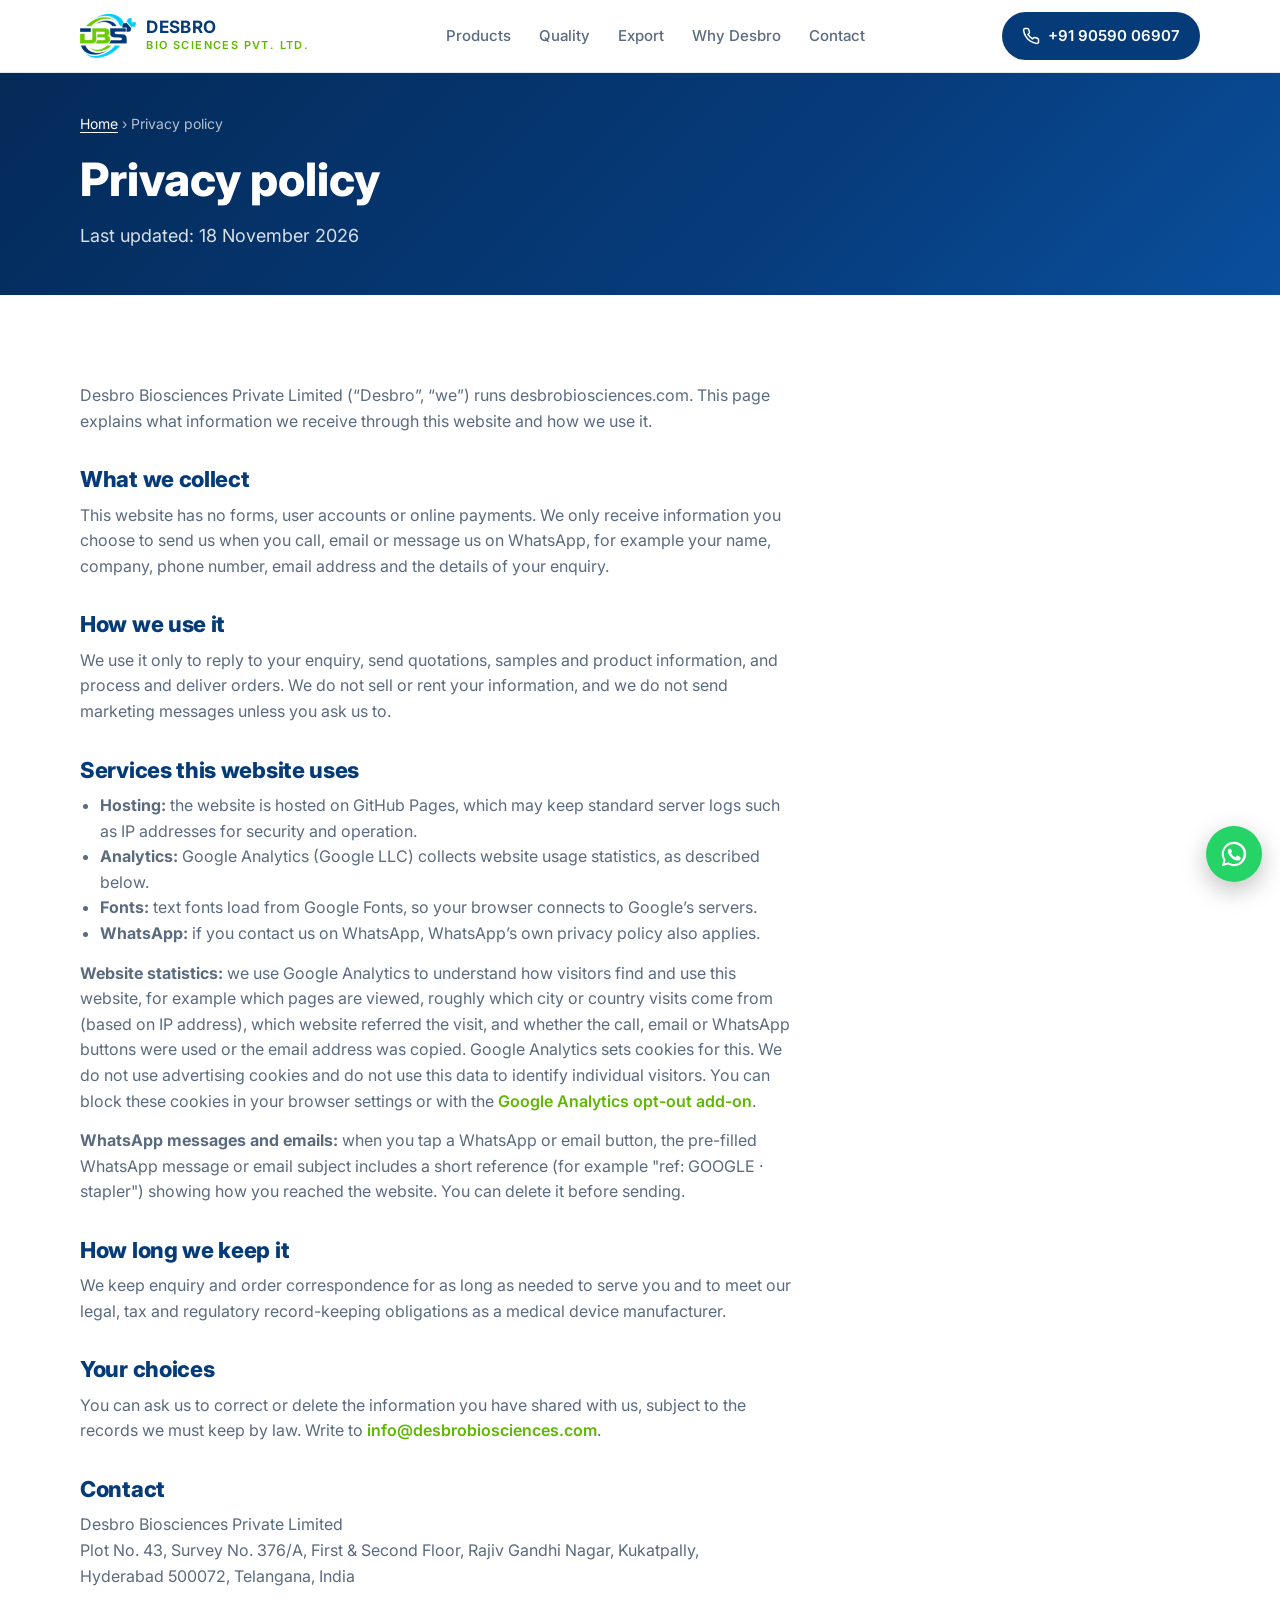
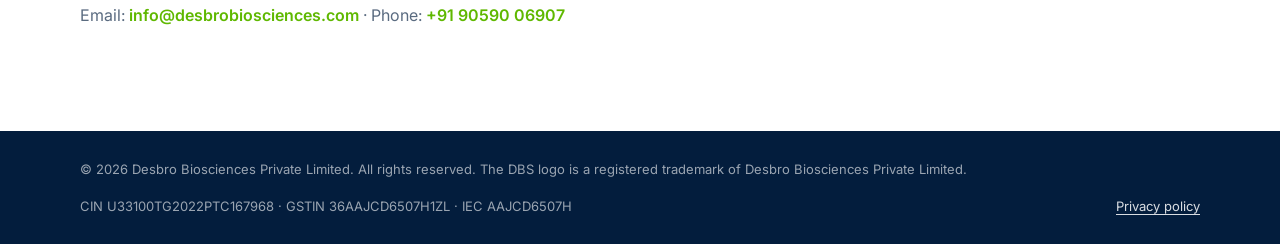
<file: privacy-policy/index.html>
<!doctype html>
<html lang="en">
<head>
<meta charset="utf-8">
<meta name="viewport" content="width=device-width, initial-scale=1">
<title>Privacy policy | Desbro Biosciences</title>
<meta name="description" content="How Desbro Biosciences Private Limited handles information you share with us.">
<link rel="canonical" href="https://desbrobiosciences.com/privacy-policy/">
<meta property="og:title" content="Privacy policy | Desbro Biosciences">
<meta property="og:description" content="How Desbro Biosciences Private Limited handles information you share with us.">
<meta property="og:url" content="https://desbrobiosciences.com/privacy-policy/">
<meta property="og:type" content="website">
<meta property="og:image" content="https://desbrobiosciences.com/img/og-image.jpg">
<meta property="og:image:width" content="1200">
<meta property="og:image:height" content="630">
<meta name="twitter:card" content="summary_large_image">
<link rel="icon" href="../img/mark.webp">
<link rel="preconnect" href="https://fonts.googleapis.com">
<link rel="preconnect" href="https://fonts.gstatic.com" crossorigin>
<link href="https://fonts.googleapis.com/css2?family=Inter:wght@400;500;600;700;800&display=swap" rel="stylesheet">
<link rel="stylesheet" href="../style.css">
<script type="application/ld+json">{"@context": "https://schema.org", "@type": "BreadcrumbList", "itemListElement": [{"@type": "ListItem", "position": 1, "name": "Home", "item": "https://desbrobiosciences.com/"}, {"@type": "ListItem", "position": 2, "name": "Privacy policy", "item": "https://desbrobiosciences.com/privacy-policy/"}]}</script>
</head>
<body>
<header>
  <div class="wrap nav">
    <a class="brand" href="../"><img src="../img/mark.webp" alt="Desbro Biosciences logo"><div><b>DESBRO</b><small>Bio Sciences Pvt. Ltd.</small></div></a>
    <nav class="links" id="siteNav"><a href="../#products">Products</a><a href="../#quality">Quality</a><a href="/export/">Export</a><a href="../#why">Why Desbro</a><a href="../#contact">Contact</a><a class="nav-mail" href="mailto:info@desbrobiosciences.com">Email us</a></nav>
    <div class="hq"><a class="hq-btn" href="tel:+919059006907" aria-label="Call Desbro"><svg viewBox="0 0 24 24" fill="none" stroke="currentColor" stroke-width="2" aria-hidden="true"><path d="M22 16.9v3a2 2 0 0 1-2.2 2 19.8 19.8 0 0 1-8.6-3.1 19.5 19.5 0 0 1-6-6A19.8 19.8 0 0 1 2.1 4.2 2 2 0 0 1 4.1 2h3a2 2 0 0 1 2 1.7c.1.9.4 1.8.7 2.7a2 2 0 0 1-.5 2.1L8 9.8a16 16 0 0 0 6 6l1.3-1.3a2 2 0 0 1 2.1-.4c.9.3 1.8.6 2.7.7a2 2 0 0 1 1.7 2z"/></svg></a><a class="hq-btn hq-wa" href="https://wa.me/919059006907?text=Hi%2C%20I%27d%20like%20to%20know%20more%20about%20Desbro%20products." target="_blank" rel="noopener" aria-label="WhatsApp Desbro"><svg viewBox="0 0 32 32" aria-hidden="true"><path d="M16 3a13 13 0 0 0-11.2 19.6L3 29l6.6-1.7A13 13 0 1 0 16 3zm0 23.6c-2 0-4-.6-5.7-1.6l-.4-.2-3.9 1 1-3.8-.3-.4A10.6 10.6 0 1 1 16 26.6zm5.8-7.9c-.3-.2-1.9-.9-2.2-1-.3-.1-.5-.2-.7.2l-1 1.2c-.2.2-.4.2-.7.1a8.7 8.7 0 0 1-4.3-3.8c-.3-.6.3-.5 1-1.7.1-.2 0-.4 0-.5l-1-2.4c-.3-.6-.5-.5-.7-.5h-.6c-.2 0-.6.1-.9.4-.3.3-1.2 1.1-1.2 2.8s1.2 3.2 1.4 3.5c.2.2 2.4 3.7 5.8 5.1 2.2.9 3 1 4.1.8.7-.1 1.9-.8 2.2-1.5.3-.7.3-1.4.2-1.5l-.6-.4z"/></svg></a><button type="button" class="menu-btn" aria-label="Open menu" aria-expanded="false" aria-controls="siteNav"><span></span><span></span><span></span></button></div>
    <a class="btn btn-p" href="tel:+919059006907"><svg viewBox="0 0 24 24" fill="none" stroke="currentColor" stroke-width="2"><path d="M22 16.9v3a2 2 0 0 1-2.2 2 19.8 19.8 0 0 1-8.6-3.1 19.5 19.5 0 0 1-6-6A19.8 19.8 0 0 1 2.1 4.2 2 2 0 0 1 4.1 2h3a2 2 0 0 1 2 1.7c.1.9.4 1.8.7 2.7a2 2 0 0 1-.5 2.1L8 9.8a16 16 0 0 0 6 6l1.3-1.3a2 2 0 0 1 2.1-.4c.9.3 1.8.6 2.7.7a2 2 0 0 1 1.7 2z"/></svg><span>+91 90590 06907</span></a>
  </div>
</header>
<main>
<div class="phero slim">
  <div class="wrap">
    <div>
      <nav class="crumbs" aria-label="Breadcrumb"><a href="../">Home</a> › Privacy policy</nav>
      <h1>Privacy policy</h1>
      <p>Last updated: 18 November 2026</p>
    </div>
  </div>
</div>

<section>
  <div class="wrap">
    <div class="prose legal">
      <p>Desbro Biosciences Private Limited (“Desbro”, “we”) runs desbrobiosciences.com. This page explains what information we receive through this website and how we use it.</p>

      <h2>What we collect</h2>
      <p>This website has no forms, user accounts or online payments. We only receive information you choose to send us when you call, email or message us on WhatsApp, for example your name, company, phone number, email address and the details of your enquiry.</p>

      <h2>How we use it</h2>
      <p>We use it only to reply to your enquiry, send quotations, samples and product information, and process and deliver orders. We do not sell or rent your information, and we do not send marketing messages unless you ask us to.</p>

      <h2>Services this website uses</h2>
      <ul>
        <li><b>Hosting:</b> the website is hosted on GitHub Pages, which may keep standard server logs such as IP addresses for security and operation.</li>
        <li><b>Analytics:</b> Google Analytics (Google LLC) collects website usage statistics, as described below.</li>
        <li><b>Fonts:</b> text fonts load from Google Fonts, so your browser connects to Google’s servers.</li>
        <li><b>WhatsApp:</b> if you contact us on WhatsApp, WhatsApp’s own privacy policy also applies.</li>
      </ul>
      <p><b>Website statistics:</b> we use Google Analytics to understand how visitors find and use this website, for example which pages are viewed, roughly which city or country visits come from (based on IP address), which website referred the visit, and whether the call, email or WhatsApp buttons were used or the email address was copied. Google Analytics sets cookies for this. We do not use advertising cookies and do not use this data to identify individual visitors. You can block these cookies in your browser settings or with the <a href="https://tools.google.com/dlpage/gaoptout" target="_blank" rel="noopener">Google Analytics opt-out add-on</a>.</p>
      <p><b>WhatsApp messages and emails:</b> when you tap a WhatsApp or email button, the pre-filled WhatsApp message or email subject includes a short reference (for example "ref: GOOGLE · stapler") showing how you reached the website. You can delete it before sending.</p>

      <h2>How long we keep it</h2>
      <p>We keep enquiry and order correspondence for as long as needed to serve you and to meet our legal, tax and regulatory record-keeping obligations as a medical device manufacturer.</p>

      <h2>Your choices</h2>
      <p>You can ask us to correct or delete the information you have shared with us, subject to the records we must keep by law. Write to <a href="mailto:info@desbrobiosciences.com">info@desbrobiosciences.com</a>.</p>

      <h2>Contact</h2>
      <p>Desbro Biosciences Private Limited<br>Plot No. 43, Survey No. 376/A, First &amp; Second Floor, Rajiv Gandhi Nagar, Kukatpally,<br>Hyderabad 500072, Telangana, India</p>
      <p>Email: <a href="mailto:info@desbrobiosciences.com">info@desbrobiosciences.com</a> · Phone: <a href="tel:+919059006907">+91 90590 06907</a></p>
    </div>
  </div>
</section>
</main>
<footer>
  <div class="wrap">
    <span>© <span id="y">2026</span> Desbro Biosciences Private Limited. All rights reserved. The DBS logo is a registered trademark of Desbro Biosciences Private Limited.</span>
    <span>CIN U33100TG2022PTC167968 · GSTIN 36AAJCD6507H1ZL · IEC AAJCD6507H</span>
    <span><a href="../privacy-policy/">Privacy policy</a></span>
  </div>
</footer>
<a class="wa" href="https://wa.me/919059006907?text=Hi%2C%20I%27d%20like%20to%20know%20more%20about%20Desbro%20products." target="_blank" rel="noopener" aria-label="Chat on WhatsApp"><svg viewBox="0 0 32 32"><path d="M16 3a13 13 0 0 0-11.2 19.6L3 29l6.6-1.7A13 13 0 1 0 16 3zm0 23.6c-2 0-4-.6-5.7-1.6l-.4-.2-3.9 1 1-3.8-.3-.4A10.6 10.6 0 1 1 16 26.6zm5.8-7.9c-.3-.2-1.9-.9-2.2-1-.3-.1-.5-.2-.7.2l-1 1.2c-.2.2-.4.2-.7.1a8.7 8.7 0 0 1-4.3-3.8c-.3-.6.3-.5 1-1.7.1-.2 0-.4 0-.5l-1-2.4c-.3-.6-.5-.5-.7-.5h-.6c-.2 0-.6.1-.9.4-.3.3-1.2 1.1-1.2 2.8s1.2 3.2 1.4 3.5c.2.2 2.4 3.7 5.8 5.1 2.2.9 3 1 4.1.8.7-.1 1.9-.8 2.2-1.5.3-.7.3-1.4.2-1.5l-.6-.4z"/></svg></a>
<script>document.getElementById('y').textContent=new Date().getFullYear();if(/[?&]preview/.test(location.search))document.body.classList.add('preview');</script>
<script src="../site.js" defer></script>
<script src="../analytics.js" defer></script>
</body>
</html>
</file>
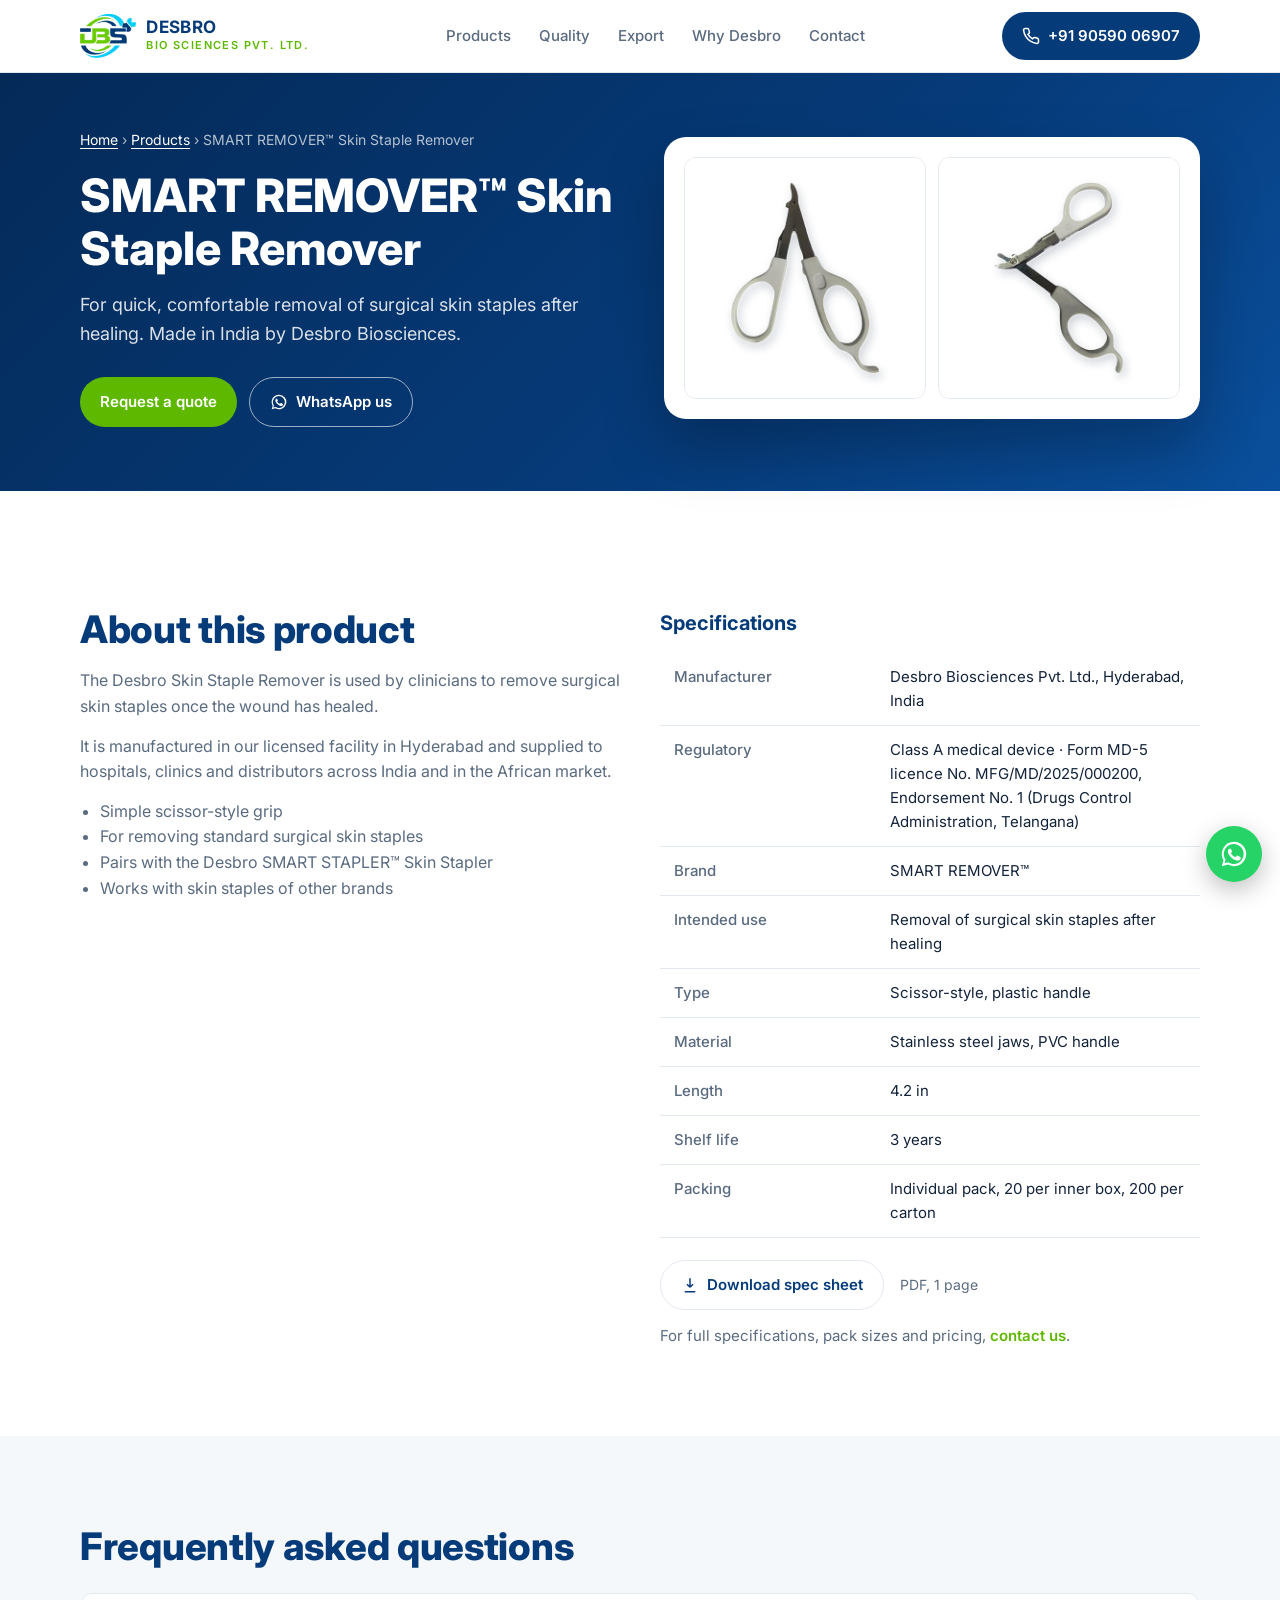
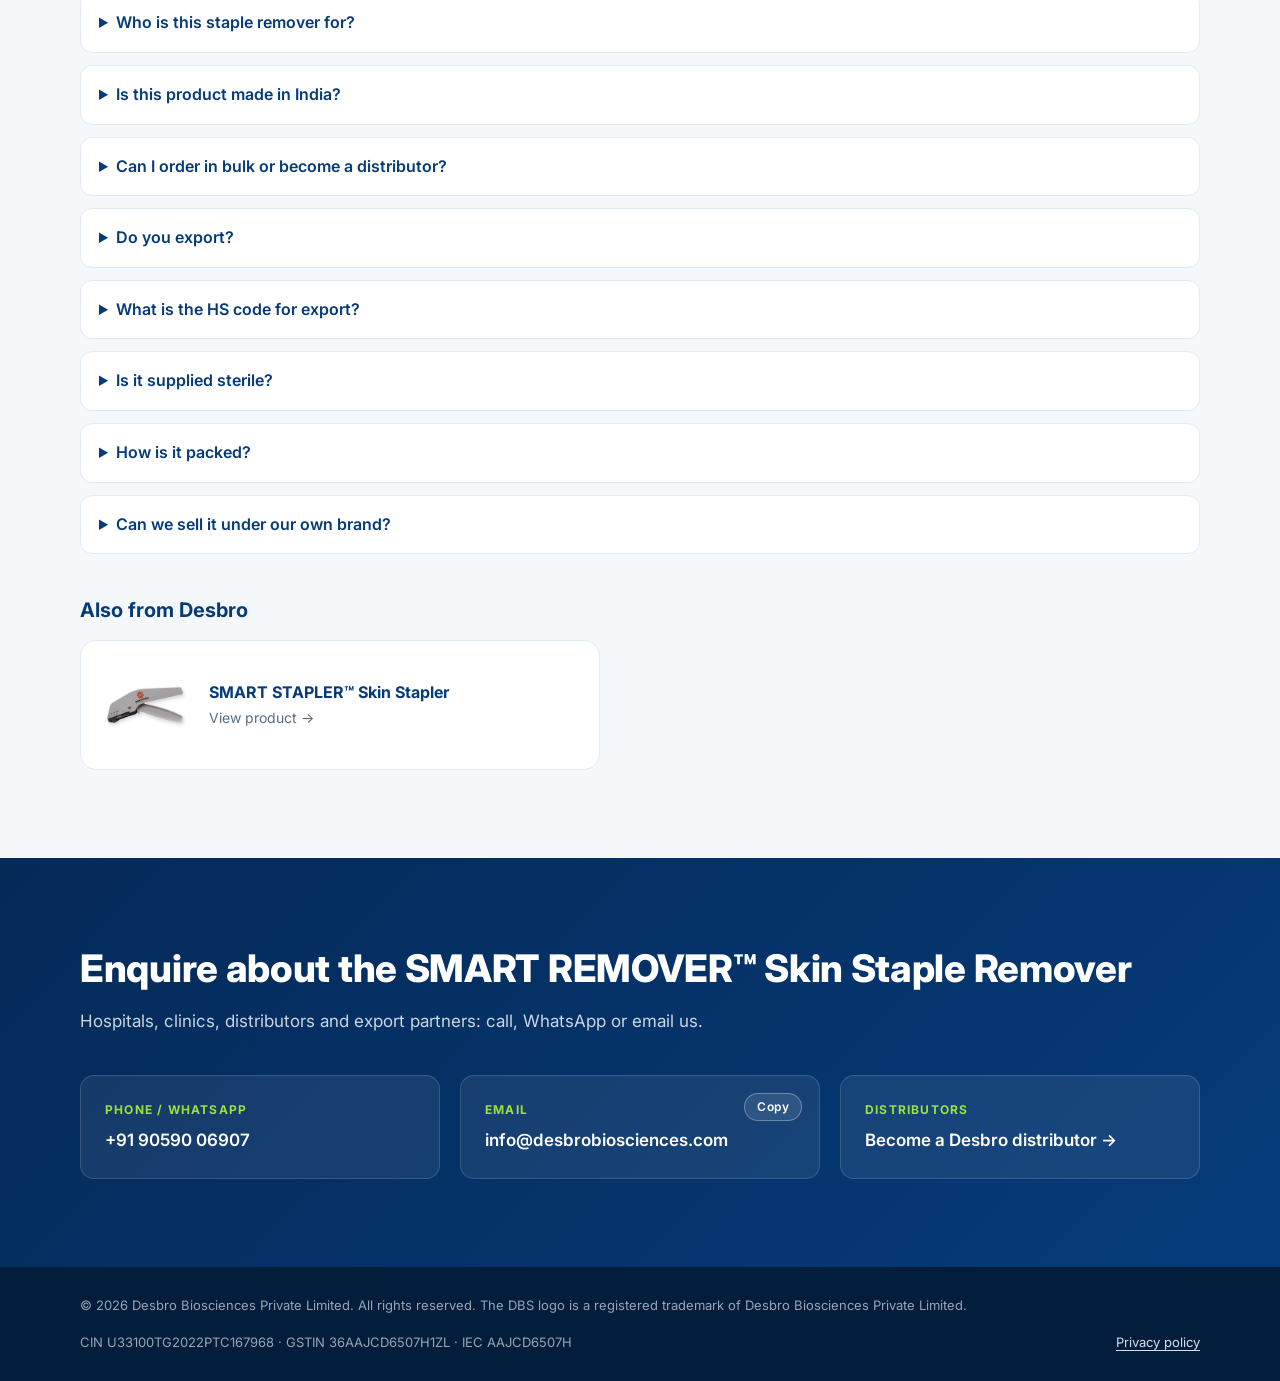
<file: skin-staple-remover/index.html>
<!doctype html>
<html lang="en">
<head>
<meta charset="utf-8">
<meta name="viewport" content="width=device-width, initial-scale=1">
<title>Skin Staple Remover Manufacturer India | Scissor-Style | Desbro</title>
<meta name="description" content="Scissor-style skin staple remover, stainless steel jaws, 4.2 in, Class A. Made in Hyderabad, India. Works with staples of other brands. HS 9018 90 29.">
<link rel="canonical" href="https://desbrobiosciences.com/skin-staple-remover/">
<meta property="og:title" content="Skin Staple Remover, Scissor-Style | Desbro Biosciences">
<meta property="og:description" content="Scissor-style skin staple remover, stainless steel jaws, 4.2 in, 3-year shelf life, Class A. Made in Hyderabad, India. Works with skin staples of other brands. HS 9018 90 29.">
<meta name="twitter:card" content="summary_large_image">
<meta property="og:url" content="https://desbrobiosciences.com/skin-staple-remover/">
<meta property="og:type" content="product">
<meta property="og:image" content="https://desbrobiosciences.com/img/staple-remover.webp">
<link rel="icon" href="../img/mark.webp">
<link rel="preconnect" href="https://fonts.googleapis.com">
<link rel="preconnect" href="https://fonts.gstatic.com" crossorigin>
<link href="https://fonts.googleapis.com/css2?family=Inter:wght@400;500;600;700;800&display=swap" rel="stylesheet">
<link rel="stylesheet" href="../style.css">
<script type="application/ld+json">{"@context":"https://schema.org","@type":"Product","@id":"https://desbrobiosciences.com/skin-staple-remover/#product","name":"SMART REMOVER™ Skin Staple Remover","alternateName":"Surgical skin staple remover","category":"Surgical skin staple remover","description":"Scissor-style skin staple remover with stainless steel jaws and a PVC handle, for removing surgical skin staples once the wound has healed. Works with skin staples of other brands. Manufactured in Hyderabad, India under Form MD-5 licence MFG/MD/2025/000200, Endorsement No. 1.","url":"https://desbrobiosciences.com/skin-staple-remover/","image":["https://desbrobiosciences.com/img/staple-remover.webp","https://desbrobiosciences.com/img/staple-remover-2.webp"],"material":"Stainless steel jaws, PVC handle","countryOfOrigin":{"@type":"Country","name":"India"},"brand":{"@type":"Brand","name":"SMART REMOVER"},"manufacturer":{"@id":"https://desbrobiosciences.com/#org"},"isSimilarTo":{"@type":"Product","name":"SMART STAPLER™ 35W Disposable Skin Stapler","url":"https://desbrobiosciences.com/skin-stapler/"},"additionalProperty":[{"@type":"PropertyValue","name":"Type","value":"Scissor-style, plastic handle"},{"@type":"PropertyValue","name":"Material","value":"Stainless steel jaws, PVC handle"},{"@type":"PropertyValue","name":"Length","value":"4.2 in"},{"@type":"PropertyValue","name":"Sterility","value":"Non-sterile; sterilisation on request"},{"@type":"PropertyValue","name":"Shelf life","value":"3 years"},{"@type":"PropertyValue","name":"Unit pack","value":"Individual pack"},{"@type":"PropertyValue","name":"Inner box","value":"20 removers"},{"@type":"PropertyValue","name":"Regular carton","value":"200 removers"},{"@type":"PropertyValue","name":"Compatibility","value":"Works with skin staples of other brands"},{"@type":"PropertyValue","name":"Device class","value":"Class A (India, Medical Devices Rules 2017)"},{"@type":"PropertyValue","name":"Manufacturing licence","value":"MFG/MD/2025/000200, Endorsement No. 1"},{"@type":"PropertyValue","name":"HS code","value":"9018 90 29"}]}</script>
<script type="application/ld+json">{"@context":"https://schema.org","@type":"FAQPage","@id":"https://desbrobiosciences.com/skin-staple-remover/#faq","mainEntity":[{"@type":"Question","name":"Who is this staple remover for?","acceptedAnswer":{"@type":"Answer","text":"Hospitals, clinics, nursing staff and surgeons, and the distributors who supply them."}},{"@type":"Question","name":"Is this product made in India?","acceptedAnswer":{"@type":"Answer","text":"Yes. It is manufactured by Desbro Biosciences in our own facility in Hyderabad, under a Form MD-5 medical device manufacturing licence issued by the Drugs Control Administration, Telangana."}},{"@type":"Question","name":"Can I order in bulk or become a distributor?","acceptedAnswer":{"@type":"Answer","text":"Yes. We supply hospitals and clinics directly and work with 100+ distributors across 12+ states. Contact us for bulk pricing or to become a distributor."}},{"@type":"Question","name":"Do you export?","acceptedAnswer":{"@type":"Answer","text":"Yes. We export to the African market, currently to Kenya. Contact us with your country and requirements."}},{"@type":"Question","name":"What is the HS code for export?","acceptedAnswer":{"@type":"Answer","text":"9018 90 29."}},{"@type":"Question","name":"Is it supplied sterile?","acceptedAnswer":{"@type":"Answer","text":"No, it is supplied non-sterile. Sterilisation can be arranged on request."}},{"@type":"Question","name":"How is it packed?","acceptedAnswer":{"@type":"Answer","text":"An individual pack, 20 removers per inner box and 200 per regular carton. Master cartons are packed to your order."}},{"@type":"Question","name":"Can we sell it under our own brand?","acceptedAnswer":{"@type":"Answer","text":"Yes. We manufacture under private label: your brand name and logo on the device and your artwork on the pouch, box and carton. The device is made on the same line, under the same Form MD-5 licence and ISO 13485:2016 quality system."}}]}</script>
<script type="application/ld+json">{"@context": "https://schema.org", "@type": "BreadcrumbList", "itemListElement": [{"@type": "ListItem", "position": 1, "name": "Home", "item": "https://desbrobiosciences.com/"}, {"@type": "ListItem", "position": 2, "name": "Products", "item": "https://desbrobiosciences.com/#products"}, {"@type": "ListItem", "position": 3, "name": "SMART REMOVER™ Skin Staple Remover", "item": "https://desbrobiosciences.com/skin-staple-remover/"}]}</script>
</head>
<body>
<header>
  <div class="wrap nav">
    <a class="brand" href="../"><img src="../img/mark.webp" alt="Desbro Biosciences logo"><div><b>DESBRO</b><small>Bio Sciences Pvt. Ltd.</small></div></a>
    <nav class="links" id="siteNav"><a href="../#products">Products</a><a href="../#quality">Quality</a><a href="/export/">Export</a><a href="../#why">Why Desbro</a><a href="../#contact">Contact</a><a class="nav-mail" href="mailto:info@desbrobiosciences.com">Email us</a></nav>
    <div class="hq"><a class="hq-btn" href="tel:+919059006907" aria-label="Call Desbro"><svg viewBox="0 0 24 24" fill="none" stroke="currentColor" stroke-width="2" aria-hidden="true"><path d="M22 16.9v3a2 2 0 0 1-2.2 2 19.8 19.8 0 0 1-8.6-3.1 19.5 19.5 0 0 1-6-6A19.8 19.8 0 0 1 2.1 4.2 2 2 0 0 1 4.1 2h3a2 2 0 0 1 2 1.7c.1.9.4 1.8.7 2.7a2 2 0 0 1-.5 2.1L8 9.8a16 16 0 0 0 6 6l1.3-1.3a2 2 0 0 1 2.1-.4c.9.3 1.8.6 2.7.7a2 2 0 0 1 1.7 2z"/></svg></a><a class="hq-btn hq-wa" href="https://wa.me/919059006907?text=Hi%2C%20I%27d%20like%20details%20on%20the%20Desbro%20skin%20staple%20remover." target="_blank" rel="noopener" aria-label="WhatsApp Desbro"><svg viewBox="0 0 32 32" aria-hidden="true"><path d="M16 3a13 13 0 0 0-11.2 19.6L3 29l6.6-1.7A13 13 0 1 0 16 3zm0 23.6c-2 0-4-.6-5.7-1.6l-.4-.2-3.9 1 1-3.8-.3-.4A10.6 10.6 0 1 1 16 26.6zm5.8-7.9c-.3-.2-1.9-.9-2.2-1-.3-.1-.5-.2-.7.2l-1 1.2c-.2.2-.4.2-.7.1a8.7 8.7 0 0 1-4.3-3.8c-.3-.6.3-.5 1-1.7.1-.2 0-.4 0-.5l-1-2.4c-.3-.6-.5-.5-.7-.5h-.6c-.2 0-.6.1-.9.4-.3.3-1.2 1.1-1.2 2.8s1.2 3.2 1.4 3.5c.2.2 2.4 3.7 5.8 5.1 2.2.9 3 1 4.1.8.7-.1 1.9-.8 2.2-1.5.3-.7.3-1.4.2-1.5l-.6-.4z"/></svg></a><button type="button" class="menu-btn" aria-label="Open menu" aria-expanded="false" aria-controls="siteNav"><span></span><span></span><span></span></button></div>
    <a class="btn btn-p" href="tel:+919059006907"><svg viewBox="0 0 24 24" fill="none" stroke="currentColor" stroke-width="2"><path d="M22 16.9v3a2 2 0 0 1-2.2 2 19.8 19.8 0 0 1-8.6-3.1 19.5 19.5 0 0 1-6-6A19.8 19.8 0 0 1 2.1 4.2 2 2 0 0 1 4.1 2h3a2 2 0 0 1 2 1.7c.1.9.4 1.8.7 2.7a2 2 0 0 1-.5 2.1L8 9.8a16 16 0 0 0 6 6l1.3-1.3a2 2 0 0 1 2.1-.4c.9.3 1.8.6 2.7.7a2 2 0 0 1 1.7 2z"/></svg><span>+91 90590 06907</span></a>
  </div>
</header>
<main>
<div class="phero">
  <div class="wrap">
    <div>
      <nav class="crumbs" aria-label="Breadcrumb"><a href="../">Home</a> › <a href="../#products">Products</a> › SMART REMOVER™ Skin Staple Remover</nav>
      <h1>SMART REMOVER™ Skin Staple Remover</h1>
      <p>For quick, comfortable removal of surgical skin staples after healing. Made in India by Desbro Biosciences.</p>
      <div class="cta"><a class="btn btn-g" href="#enquire">Request a quote</a><a class="btn btn-o" href="https://wa.me/919059006907?text=Hi%2C%20I%27d%20like%20details%20and%20pricing%20for%20the%20Desbro%20skin%20staple%20remover." target="_blank" rel="noopener"><svg class="wai" viewBox="0 0 32 32" fill="currentColor" aria-hidden="true"><path d="M16 3a13 13 0 0 0-11.2 19.6L3 29l6.6-1.7A13 13 0 1 0 16 3zm0 23.6c-2 0-4-.6-5.7-1.6l-.4-.2-3.9 1 1-3.8-.3-.4A10.6 10.6 0 1 1 16 26.6zm5.8-7.9c-.3-.2-1.9-.9-2.2-1-.3-.1-.5-.2-.7.2l-1 1.2c-.2.2-.4.2-.7.1a8.7 8.7 0 0 1-4.3-3.8c-.3-.6.3-.5 1-1.7.1-.2 0-.4 0-.5l-1-2.4c-.3-.6-.5-.5-.7-.5h-.6c-.2 0-.6.1-.9.4-.3.3-1.2 1.1-1.2 2.8s1.2 3.2 1.4 3.5c.2.2 2.4 3.7 5.8 5.1 2.2.9 3 1 4.1.8.7-.1 1.9-.8 2.2-1.5.3-.7.3-1.4.2-1.5l-.6-.4z"/></svg>WhatsApp us</a></div>
    </div>
    <div class="gallery"><img src="../img/staple-remover-2.webp" alt="Desbro SMART REMOVER skin staple remover, front view"><img src="../img/staple-remover.webp" alt="Desbro SMART REMOVER skin staple remover, open"></div>
  </div>
</div>

<section>
  <div class="wrap cols">
    <div class="prose">
      <h2>About this product</h2>
      <p>The Desbro Skin Staple Remover is used by clinicians to remove surgical skin staples once the wound has healed.</p><p>It is manufactured in our licensed facility in Hyderabad and supplied to hospitals, clinics and distributors across India and in the African market.</p><ul><li>Simple scissor-style grip</li><li>For removing standard surgical skin staples</li><li>Pairs with the Desbro SMART STAPLER™ Skin Stapler</li><li>Works with skin staples of other brands</li></ul>
    </div>
    <div>
      <h3 class="h">Specifications</h3>
      <table class="spec"><tbody>
        <tr><th>Manufacturer</th><td>Desbro Biosciences Pvt. Ltd., Hyderabad, India</td></tr>
        <tr><th>Regulatory</th><td>Class A medical device · Form MD-5 licence No. MFG/MD/2025/000200, Endorsement No. 1 (Drugs Control Administration, Telangana)</td></tr>
        <tr><th>Brand</th><td>SMART REMOVER™</td></tr><tr><th>Intended use</th><td>Removal of surgical skin staples after healing</td></tr><tr><th>Type</th><td>Scissor-style, plastic handle</td></tr><tr><th>Material</th><td>Stainless steel jaws, PVC handle</td></tr><tr><th>Length</th><td>4.2 in</td></tr><tr><th>Shelf life</th><td>3 years</td></tr><tr><th>Packing</th><td>Individual pack, 20 per inner box, 200 per carton</td></tr></tbody></table>
      <p class="spec-dl"><a class="btn btn-l" href="/docs/Desbro-SMART-REMOVER-Spec-Sheet.pdf" target="_blank" rel="noopener" download><svg viewBox="0 0 24 24" fill="none" stroke="currentColor" stroke-width="2" aria-hidden="true"><path d="M12 3v12m0 0-4-4m4 4 4-4M5 21h14"/></svg>Download spec sheet</a><span>PDF, 1 page</span></p>
      <p class="lead" style="font-size:15px;margin-top:14px">For full specifications, pack sizes and pricing, <a href="#enquire" style="color:var(--green);font-weight:600">contact us</a>.</p>
    </div>
  </div>
</section>

<section class="soft">
  <div class="wrap">
    <h2>Frequently asked questions</h2>
    <div class="faq" style="margin-top:24px"><details><summary>Who is this staple remover for?</summary><p>Hospitals, clinics, nursing staff and surgeons, and the distributors who supply them.</p></details><details><summary>Is this product made in India?</summary><p>Yes. It is manufactured by Desbro Biosciences in our own facility in Hyderabad, under a Form MD-5 medical device manufacturing licence issued by the Drugs Control Administration, Telangana.</p></details><details><summary>Can I order in bulk or become a distributor?</summary><p>Yes. We supply hospitals and clinics directly and work with 100+ distributors across 12+ states. Contact us for bulk pricing or to become a distributor.</p></details><details><summary>Do you export?</summary><p>Yes. We export to the African market, currently to Kenya. Contact us with your country and requirements.</p></details><details><summary>What is the HS code for export?</summary><p>9018 90 29.</p></details><details><summary>Is it supplied sterile?</summary><p>No, it is supplied non-sterile. Sterilisation can be arranged on request.</p></details><details><summary>How is it packed?</summary><p>An individual pack, 20 removers per inner box and 200 per regular carton. Master cartons are packed to your order.</p></details><details><summary>Can we sell it under our own brand?</summary><p>Yes. We manufacture under private label: your brand name and logo on the device and your artwork on the pouch, box and carton. The device is made on the same line, under the same Form MD-5 licence and ISO 13485:2016 quality system.</p></details></div>
    <h3 class="h" style="margin-top:40px">Also from Desbro</h3>
    <a class="related" href="../skin-stapler/"><img src="../img/smart-stapler.webp" alt=""><div><b>SMART STAPLER™ Skin Stapler</b><br><span style="color:var(--muted);font-size:14px">View product →</span></div></a>
  </div>
</section>

<section id="enquire" class="contact">
  <div class="wrap">
    <h2>Enquire about the SMART REMOVER™ Skin Staple Remover</h2>
    <p class="lead">Hospitals, clinics, distributors and export partners: call, WhatsApp or email us.</p>
    <div class="cgrid">
      <a class="citem" href="tel:+919059006907"><small>Phone / WhatsApp</small><b>+91 90590 06907</b></a>
      <a class="citem" href="mailto:info@desbrobiosciences.com"><small>Email</small><b>info@desbrobiosciences.com</b></a>
      <a class="citem" href="../#distributors"><small>Distributors</small><b>Become a Desbro distributor →</b></a>
    </div>
  </div>
</section>
</main>
<footer>
  <div class="wrap">
    <span>© <span id="y">2026</span> Desbro Biosciences Private Limited. All rights reserved. The DBS logo is a registered trademark of Desbro Biosciences Private Limited.</span>
    <span>CIN U33100TG2022PTC167968 · GSTIN 36AAJCD6507H1ZL · IEC AAJCD6507H</span>
    <span><a href="../privacy-policy/">Privacy policy</a></span>
  </div>
</footer>
<a class="wa" href="https://wa.me/919059006907?text=Hi%2C%20I%27d%20like%20details%20on%20the%20Desbro%20skin%20staple%20remover." target="_blank" rel="noopener" aria-label="Chat on WhatsApp"><svg viewBox="0 0 32 32"><path d="M16 3a13 13 0 0 0-11.2 19.6L3 29l6.6-1.7A13 13 0 1 0 16 3zm0 23.6c-2 0-4-.6-5.7-1.6l-.4-.2-3.9 1 1-3.8-.3-.4A10.6 10.6 0 1 1 16 26.6zm5.8-7.9c-.3-.2-1.9-.9-2.2-1-.3-.1-.5-.2-.7.2l-1 1.2c-.2.2-.4.2-.7.1a8.7 8.7 0 0 1-4.3-3.8c-.3-.6.3-.5 1-1.7.1-.2 0-.4 0-.5l-1-2.4c-.3-.6-.5-.5-.7-.5h-.6c-.2 0-.6.1-.9.4-.3.3-1.2 1.1-1.2 2.8s1.2 3.2 1.4 3.5c.2.2 2.4 3.7 5.8 5.1 2.2.9 3 1 4.1.8.7-.1 1.9-.8 2.2-1.5.3-.7.3-1.4.2-1.5l-.6-.4z"/></svg></a>
<script>document.getElementById('y').textContent=new Date().getFullYear();if(/[?&]preview/.test(location.search))document.body.classList.add('preview');</script>
<script src="../site.js" defer></script>
<script src="../analytics.js" defer></script>
</body>
</html>
</file>
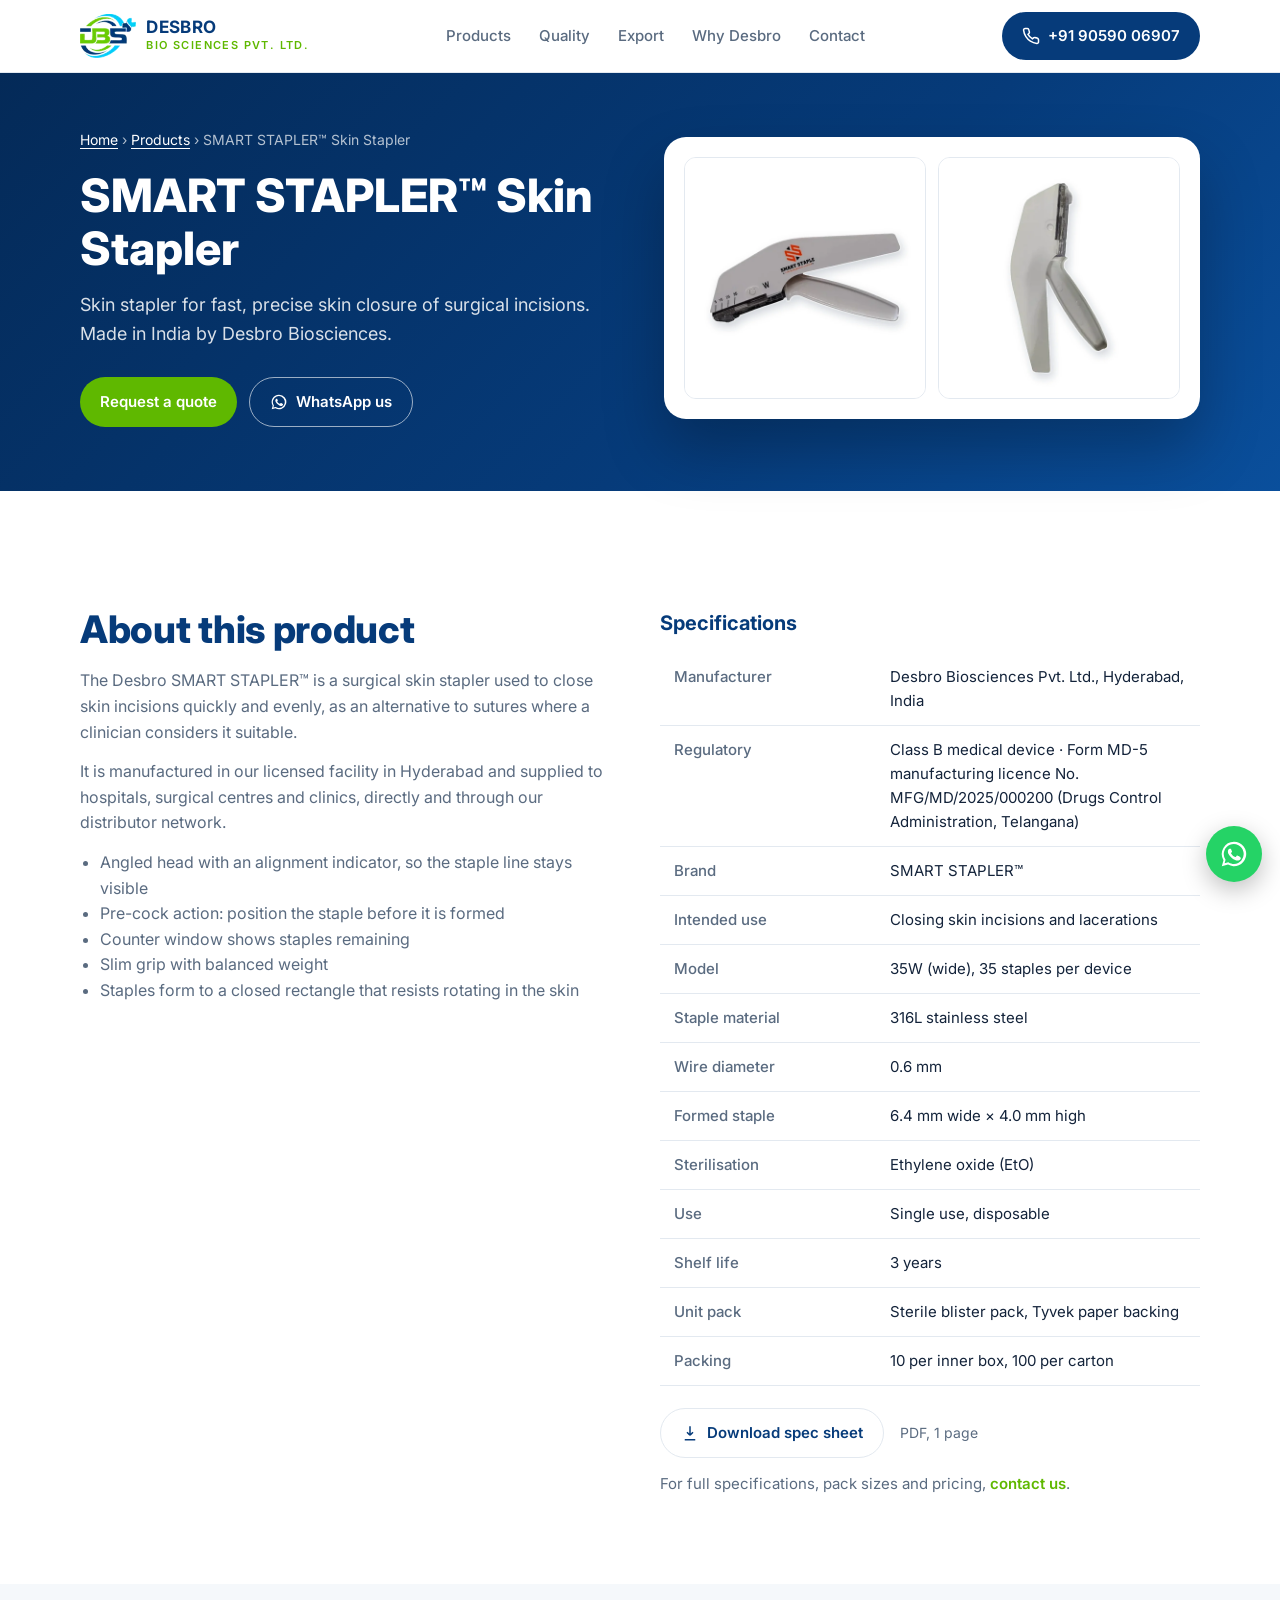
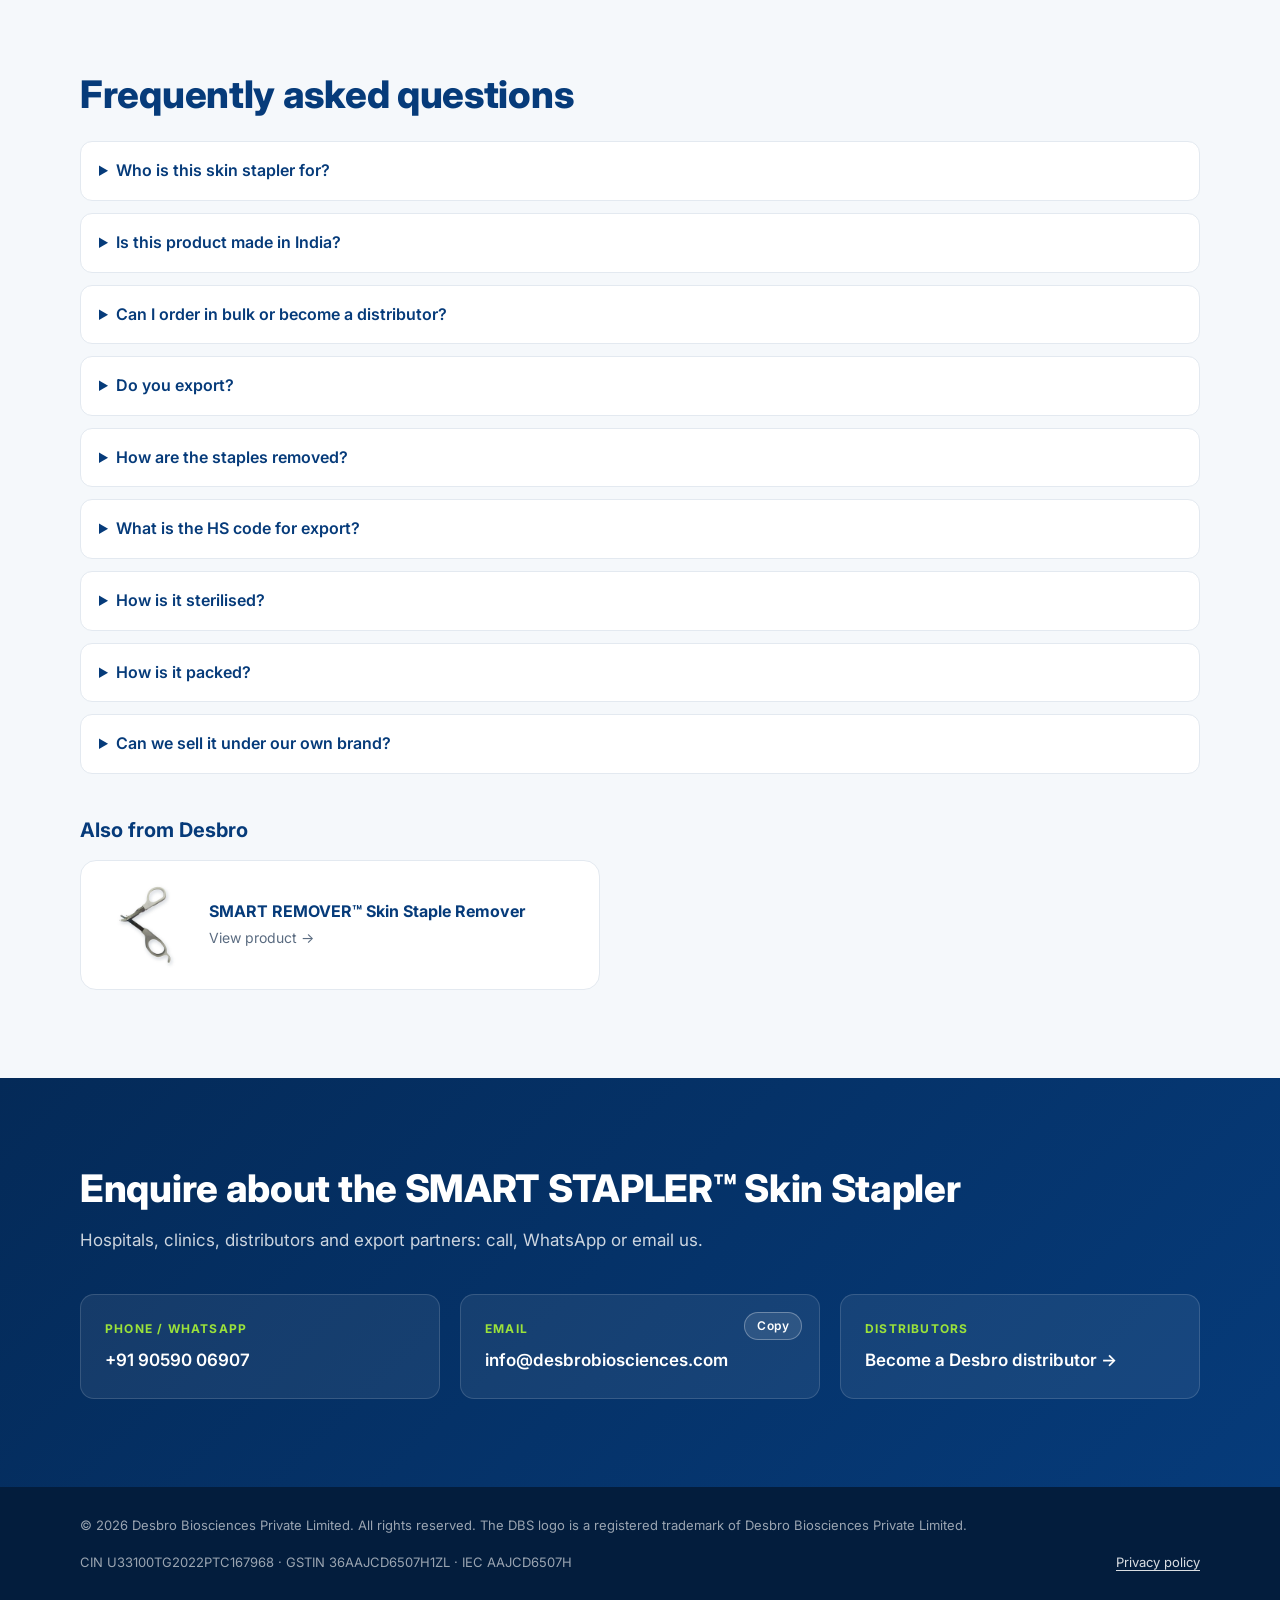
<file: skin-stapler/index.html>
<!doctype html>
<html lang="en">
<head>
<meta charset="utf-8">
<meta name="viewport" content="width=device-width, initial-scale=1">
<title>Skin Stapler Manufacturer India | Disposable, 35 Staples | Desbro</title>
<meta name="description" content="Sterile single-use skin stapler, 35 wide 316L staples, EtO sterilised, Class B. Made in Hyderabad, India under Form MD-5 licence. HS 9018 90 29.">
<link rel="canonical" href="https://desbrobiosciences.com/skin-stapler/">
<meta property="og:title" content="Disposable Skin Stapler, 35 Staples | Desbro Biosciences">
<meta property="og:description" content="Sterile single-use skin stapler, 35 wide 316L stainless steel staples, EtO sterilised, Class B. Made in Hyderabad under Form MD-5 licence MFG/MD/2025/000200. HS 9018 90 29.">
<meta name="twitter:card" content="summary_large_image">
<meta property="og:url" content="https://desbrobiosciences.com/skin-stapler/">
<meta property="og:type" content="product">
<meta property="og:image" content="https://desbrobiosciences.com/img/smart-stapler.webp">
<link rel="icon" href="../img/mark.webp">
<link rel="preconnect" href="https://fonts.googleapis.com">
<link rel="preconnect" href="https://fonts.gstatic.com" crossorigin>
<link href="https://fonts.googleapis.com/css2?family=Inter:wght@400;500;600;700;800&display=swap" rel="stylesheet">
<link rel="stylesheet" href="../style.css">
<script type="application/ld+json">{"@context":"https://schema.org","@type":"Product","@id":"https://desbrobiosciences.com/skin-stapler/#product","name":"SMART STAPLER™ 35W Disposable Skin Stapler","alternateName":"Surgical skin stapler","category":"Surgical skin stapler","description":"Sterile, single-use skin stapler preloaded with 35 wide 316L stainless steel staples, for closing skin incisions and lacerations. Manufactured in Hyderabad, India under Form MD-5 licence MFG/MD/2025/000200.","url":"https://desbrobiosciences.com/skin-stapler/","image":["https://desbrobiosciences.com/img/smart-stapler.webp","https://desbrobiosciences.com/img/smart-stapler-wide.webp"],"sku":"35W","model":"35W","material":"316L stainless steel","countryOfOrigin":{"@type":"Country","name":"India"},"brand":{"@type":"Brand","name":"SMART STAPLER"},"manufacturer":{"@id":"https://desbrobiosciences.com/#org"},"isSimilarTo":{"@type":"Product","name":"SMART REMOVER™ Skin Staple Remover","url":"https://desbrobiosciences.com/skin-staple-remover/"},"additionalProperty":[{"@type":"PropertyValue","name":"Staples per device","value":"35 (wide)"},{"@type":"PropertyValue","name":"Staple material","value":"316L stainless steel"},{"@type":"PropertyValue","name":"Wire diameter","value":"0.6 mm"},{"@type":"PropertyValue","name":"Formed staple width","value":"6.4 mm"},{"@type":"PropertyValue","name":"Formed staple height","value":"4.0 mm"},{"@type":"PropertyValue","name":"Sterilisation","value":"Ethylene oxide (EtO)"},{"@type":"PropertyValue","name":"Use","value":"Single use, disposable"},{"@type":"PropertyValue","name":"Shelf life","value":"3 years"},{"@type":"PropertyValue","name":"Unit pack","value":"Sterile blister pack, Tyvek paper backing"},{"@type":"PropertyValue","name":"Inner box","value":"10 staplers"},{"@type":"PropertyValue","name":"Regular carton","value":"100 staplers (10 inner boxes)"},{"@type":"PropertyValue","name":"Device class","value":"Class B (India, Medical Devices Rules 2017)"},{"@type":"PropertyValue","name":"Manufacturing licence","value":"MFG/MD/2025/000200"},{"@type":"PropertyValue","name":"HS code","value":"9018 90 29"}]}</script>
<script type="application/ld+json">{"@context":"https://schema.org","@type":"FAQPage","@id":"https://desbrobiosciences.com/skin-stapler/#faq","mainEntity":[{"@type":"Question","name":"Who is this skin stapler for?","acceptedAnswer":{"@type":"Answer","text":"Hospitals, surgical centres, clinics and surgeons, and the distributors who supply them."}},{"@type":"Question","name":"Is this product made in India?","acceptedAnswer":{"@type":"Answer","text":"Yes. It is manufactured by Desbro Biosciences in our own facility in Hyderabad, under a Form MD-5 medical device manufacturing licence issued by the Drugs Control Administration, Telangana."}},{"@type":"Question","name":"Can I order in bulk or become a distributor?","acceptedAnswer":{"@type":"Answer","text":"Yes. We supply hospitals and clinics directly and work with 100+ distributors across 12+ states. Contact us for bulk pricing or to become a distributor."}},{"@type":"Question","name":"Do you export?","acceptedAnswer":{"@type":"Answer","text":"Yes. We export to the African market, currently to Kenya. Contact us with your country and requirements."}},{"@type":"Question","name":"How are the staples removed?","acceptedAnswer":{"@type":"Answer","text":"With a skin staple remover. We also make the Desbro Skin Staple Remover."}},{"@type":"Question","name":"What is the HS code for export?","acceptedAnswer":{"@type":"Answer","text":"9018 90 29."}},{"@type":"Question","name":"How is it sterilised?","acceptedAnswer":{"@type":"Answer","text":"Ethylene oxide (EtO)."}},{"@type":"Question","name":"How is it packed?","acceptedAnswer":{"@type":"Answer","text":"A sterile blister pack with Tyvek paper backing, 10 staplers per inner box and 100 per regular carton. Master cartons are packed to your order."}},{"@type":"Question","name":"Can we sell it under our own brand?","acceptedAnswer":{"@type":"Answer","text":"Yes. We manufacture under private label: your brand name and logo on the device and your artwork on the pouch, box and carton. The device is made on the same line, under the same Form MD-5 licence and ISO 13485:2016 quality system."}}]}</script>
<script type="application/ld+json">{"@context": "https://schema.org", "@type": "BreadcrumbList", "itemListElement": [{"@type": "ListItem", "position": 1, "name": "Home", "item": "https://desbrobiosciences.com/"}, {"@type": "ListItem", "position": 2, "name": "Products", "item": "https://desbrobiosciences.com/#products"}, {"@type": "ListItem", "position": 3, "name": "SMART STAPLER™ Skin Stapler", "item": "https://desbrobiosciences.com/skin-stapler/"}]}</script>
</head>
<body>
<header>
  <div class="wrap nav">
    <a class="brand" href="../"><img src="../img/mark.webp" alt="Desbro Biosciences logo"><div><b>DESBRO</b><small>Bio Sciences Pvt. Ltd.</small></div></a>
    <nav class="links" id="siteNav"><a href="../#products">Products</a><a href="../#quality">Quality</a><a href="/export/">Export</a><a href="../#why">Why Desbro</a><a href="../#contact">Contact</a><a class="nav-mail" href="mailto:info@desbrobiosciences.com">Email us</a></nav>
    <div class="hq"><a class="hq-btn" href="tel:+919059006907" aria-label="Call Desbro"><svg viewBox="0 0 24 24" fill="none" stroke="currentColor" stroke-width="2" aria-hidden="true"><path d="M22 16.9v3a2 2 0 0 1-2.2 2 19.8 19.8 0 0 1-8.6-3.1 19.5 19.5 0 0 1-6-6A19.8 19.8 0 0 1 2.1 4.2 2 2 0 0 1 4.1 2h3a2 2 0 0 1 2 1.7c.1.9.4 1.8.7 2.7a2 2 0 0 1-.5 2.1L8 9.8a16 16 0 0 0 6 6l1.3-1.3a2 2 0 0 1 2.1-.4c.9.3 1.8.6 2.7.7a2 2 0 0 1 1.7 2z"/></svg></a><a class="hq-btn hq-wa" href="https://wa.me/919059006907?text=Hi%2C%20I%27d%20like%20details%20on%20the%20Desbro%20SMART%20STAPLER%20skin%20stapler." target="_blank" rel="noopener" aria-label="WhatsApp Desbro"><svg viewBox="0 0 32 32" aria-hidden="true"><path d="M16 3a13 13 0 0 0-11.2 19.6L3 29l6.6-1.7A13 13 0 1 0 16 3zm0 23.6c-2 0-4-.6-5.7-1.6l-.4-.2-3.9 1 1-3.8-.3-.4A10.6 10.6 0 1 1 16 26.6zm5.8-7.9c-.3-.2-1.9-.9-2.2-1-.3-.1-.5-.2-.7.2l-1 1.2c-.2.2-.4.2-.7.1a8.7 8.7 0 0 1-4.3-3.8c-.3-.6.3-.5 1-1.7.1-.2 0-.4 0-.5l-1-2.4c-.3-.6-.5-.5-.7-.5h-.6c-.2 0-.6.1-.9.4-.3.3-1.2 1.1-1.2 2.8s1.2 3.2 1.4 3.5c.2.2 2.4 3.7 5.8 5.1 2.2.9 3 1 4.1.8.7-.1 1.9-.8 2.2-1.5.3-.7.3-1.4.2-1.5l-.6-.4z"/></svg></a><button type="button" class="menu-btn" aria-label="Open menu" aria-expanded="false" aria-controls="siteNav"><span></span><span></span><span></span></button></div>
    <a class="btn btn-p" href="tel:+919059006907"><svg viewBox="0 0 24 24" fill="none" stroke="currentColor" stroke-width="2"><path d="M22 16.9v3a2 2 0 0 1-2.2 2 19.8 19.8 0 0 1-8.6-3.1 19.5 19.5 0 0 1-6-6A19.8 19.8 0 0 1 2.1 4.2 2 2 0 0 1 4.1 2h3a2 2 0 0 1 2 1.7c.1.9.4 1.8.7 2.7a2 2 0 0 1-.5 2.1L8 9.8a16 16 0 0 0 6 6l1.3-1.3a2 2 0 0 1 2.1-.4c.9.3 1.8.6 2.7.7a2 2 0 0 1 1.7 2z"/></svg><span>+91 90590 06907</span></a>
  </div>
</header>
<main>
<div class="phero">
  <div class="wrap">
    <div>
      <nav class="crumbs" aria-label="Breadcrumb"><a href="../">Home</a> › <a href="../#products">Products</a> › SMART STAPLER™ Skin Stapler</nav>
      <h1>SMART STAPLER™ Skin Stapler</h1>
      <p>Skin stapler for fast, precise skin closure of surgical incisions. Made in India by Desbro Biosciences.</p>
      <div class="cta"><a class="btn btn-g" href="#enquire">Request a quote</a><a class="btn btn-o" href="https://wa.me/919059006907?text=Hi%2C%20I%27d%20like%20details%20and%20pricing%20for%20the%20Desbro%20SMART%20STAPLER%20skin%20stapler." target="_blank" rel="noopener"><svg class="wai" viewBox="0 0 32 32" fill="currentColor" aria-hidden="true"><path d="M16 3a13 13 0 0 0-11.2 19.6L3 29l6.6-1.7A13 13 0 1 0 16 3zm0 23.6c-2 0-4-.6-5.7-1.6l-.4-.2-3.9 1 1-3.8-.3-.4A10.6 10.6 0 1 1 16 26.6zm5.8-7.9c-.3-.2-1.9-.9-2.2-1-.3-.1-.5-.2-.7.2l-1 1.2c-.2.2-.4.2-.7.1a8.7 8.7 0 0 1-4.3-3.8c-.3-.6.3-.5 1-1.7.1-.2 0-.4 0-.5l-1-2.4c-.3-.6-.5-.5-.7-.5h-.6c-.2 0-.6.1-.9.4-.3.3-1.2 1.1-1.2 2.8s1.2 3.2 1.4 3.5c.2.2 2.4 3.7 5.8 5.1 2.2.9 3 1 4.1.8.7-.1 1.9-.8 2.2-1.5.3-.7.3-1.4.2-1.5l-.6-.4z"/></svg>WhatsApp us</a></div>
    </div>
    <div class="gallery"><img src="../img/smart-stapler.webp" alt="Desbro SMART STAPLER™ surgical skin stapler, side view"><img src="../img/skin-stapler.webp" alt="Desbro skin stapler, front view"></div>
  </div>
</div>

<section>
  <div class="wrap cols">
    <div class="prose">
      <h2>About this product</h2>
      <p>The Desbro SMART STAPLER™ is a surgical skin stapler used to close skin incisions quickly and evenly, as an alternative to sutures where a clinician considers it suitable.</p><p>It is manufactured in our licensed facility in Hyderabad and supplied to hospitals, surgical centres and clinics, directly and through our distributor network.</p><ul><li>Angled head with an alignment indicator, so the staple line stays visible</li><li>Pre-cock action: position the staple before it is formed</li><li>Counter window shows staples remaining</li><li>Slim grip with balanced weight</li><li>Staples form to a closed rectangle that resists rotating in the skin</li></ul>
    </div>
    <div>
      <h3 class="h">Specifications</h3>
      <table class="spec"><tbody>
        <tr><th>Manufacturer</th><td>Desbro Biosciences Pvt. Ltd., Hyderabad, India</td></tr>
        <tr><th>Regulatory</th><td>Class B medical device · Form MD-5 manufacturing licence No. MFG/MD/2025/000200 (Drugs Control Administration, Telangana)</td></tr>
        <tr><th>Brand</th><td>SMART STAPLER™</td></tr><tr><th>Intended use</th><td>Closing skin incisions and lacerations</td></tr><tr><th>Model</th><td>35W (wide), 35 staples per device</td></tr><tr><th>Staple material</th><td>316L stainless steel</td></tr><tr><th>Wire diameter</th><td>0.6 mm</td></tr><tr><th>Formed staple</th><td>6.4 mm wide × 4.0 mm high</td></tr><tr><th>Sterilisation</th><td>Ethylene oxide (EtO)</td></tr><tr><th>Use</th><td>Single use, disposable</td></tr><tr><th>Shelf life</th><td>3 years</td></tr><tr><th>Unit pack</th><td>Sterile blister pack, Tyvek paper backing</td></tr><tr><th>Packing</th><td>10 per inner box, 100 per carton</td></tr></tbody></table>
      <p class="spec-dl"><a class="btn btn-l" href="/docs/Desbro-SMART-STAPLER-35W-Spec-Sheet.pdf" target="_blank" rel="noopener" download><svg viewBox="0 0 24 24" fill="none" stroke="currentColor" stroke-width="2" aria-hidden="true"><path d="M12 3v12m0 0-4-4m4 4 4-4M5 21h14"/></svg>Download spec sheet</a><span>PDF, 1 page</span></p>
      <p class="lead" style="font-size:15px;margin-top:14px">For full specifications, pack sizes and pricing, <a href="#enquire" style="color:var(--green);font-weight:600">contact us</a>.</p>
    </div>
  </div>
</section>

<section class="soft">
  <div class="wrap">
    <h2>Frequently asked questions</h2>
    <div class="faq" style="margin-top:24px"><details><summary>Who is this skin stapler for?</summary><p>Hospitals, surgical centres, clinics and surgeons, and the distributors who supply them.</p></details><details><summary>Is this product made in India?</summary><p>Yes. It is manufactured by Desbro Biosciences in our own facility in Hyderabad, under a Form MD-5 medical device manufacturing licence issued by the Drugs Control Administration, Telangana.</p></details><details><summary>Can I order in bulk or become a distributor?</summary><p>Yes. We supply hospitals and clinics directly and work with 100+ distributors across 12+ states. Contact us for bulk pricing or to become a distributor.</p></details><details><summary>Do you export?</summary><p>Yes. We export to the African market, currently to Kenya. Contact us with your country and requirements.</p></details><details><summary>How are the staples removed?</summary><p>With a skin staple remover. We also make the Desbro Skin Staple Remover.</p></details><details><summary>What is the HS code for export?</summary><p>9018 90 29.</p></details><details><summary>How is it sterilised?</summary><p>Ethylene oxide (EtO).</p></details><details><summary>How is it packed?</summary><p>A sterile blister pack with Tyvek paper backing, 10 staplers per inner box and 100 per regular carton. Master cartons are packed to your order.</p></details><details><summary>Can we sell it under our own brand?</summary><p>Yes. We manufacture under private label: your brand name and logo on the device and your artwork on the pouch, box and carton. The device is made on the same line, under the same Form MD-5 licence and ISO 13485:2016 quality system.</p></details></div>
    <h3 class="h" style="margin-top:40px">Also from Desbro</h3>
    <a class="related" href="../skin-staple-remover/"><img src="../img/staple-remover.webp" alt=""><div><b>SMART REMOVER™ Skin Staple Remover</b><br><span style="color:var(--muted);font-size:14px">View product →</span></div></a>
  </div>
</section>

<section id="enquire" class="contact">
  <div class="wrap">
    <h2>Enquire about the SMART STAPLER™ Skin Stapler</h2>
    <p class="lead">Hospitals, clinics, distributors and export partners: call, WhatsApp or email us.</p>
    <div class="cgrid">
      <a class="citem" href="tel:+919059006907"><small>Phone / WhatsApp</small><b>+91 90590 06907</b></a>
      <a class="citem" href="mailto:info@desbrobiosciences.com"><small>Email</small><b>info@desbrobiosciences.com</b></a>
      <a class="citem" href="../#distributors"><small>Distributors</small><b>Become a Desbro distributor →</b></a>
    </div>
  </div>
</section>
</main>
<footer>
  <div class="wrap">
    <span>© <span id="y">2026</span> Desbro Biosciences Private Limited. All rights reserved. The DBS logo is a registered trademark of Desbro Biosciences Private Limited.</span>
    <span>CIN U33100TG2022PTC167968 · GSTIN 36AAJCD6507H1ZL · IEC AAJCD6507H</span>
    <span><a href="../privacy-policy/">Privacy policy</a></span>
  </div>
</footer>
<a class="wa" href="https://wa.me/919059006907?text=Hi%2C%20I%27d%20like%20details%20on%20the%20Desbro%20SMART%20STAPLER%20skin%20stapler." target="_blank" rel="noopener" aria-label="Chat on WhatsApp"><svg viewBox="0 0 32 32"><path d="M16 3a13 13 0 0 0-11.2 19.6L3 29l6.6-1.7A13 13 0 1 0 16 3zm0 23.6c-2 0-4-.6-5.7-1.6l-.4-.2-3.9 1 1-3.8-.3-.4A10.6 10.6 0 1 1 16 26.6zm5.8-7.9c-.3-.2-1.9-.9-2.2-1-.3-.1-.5-.2-.7.2l-1 1.2c-.2.2-.4.2-.7.1a8.7 8.7 0 0 1-4.3-3.8c-.3-.6.3-.5 1-1.7.1-.2 0-.4 0-.5l-1-2.4c-.3-.6-.5-.5-.7-.5h-.6c-.2 0-.6.1-.9.4-.3.3-1.2 1.1-1.2 2.8s1.2 3.2 1.4 3.5c.2.2 2.4 3.7 5.8 5.1 2.2.9 3 1 4.1.8.7-.1 1.9-.8 2.2-1.5.3-.7.3-1.4.2-1.5l-.6-.4z"/></svg></a>
<script>document.getElementById('y').textContent=new Date().getFullYear();if(/[?&]preview/.test(location.search))document.body.classList.add('preview');</script>
<script src="../site.js" defer></script>
<script src="../analytics.js" defer></script>
</body>
</html>
</file>
<file: style.css>
:root{--navy:#063b7a;--navy-d:#042a58;--green:#5fb800;--cyan:#00b8ec;--ink:#13233a;--muted:#5a6b80;--bg:#f5f8fb;--line:#e3e9f0;--r:14px}
*{box-sizing:border-box;margin:0;padding:0}
html{scroll-behavior:smooth;background:linear-gradient(#fff 50%,#031d3d 50%)}
body{font-family:Inter,system-ui,-apple-system,Segoe UI,Roboto,sans-serif;color:var(--ink);background:#fff;line-height:1.6;-webkit-font-smoothing:antialiased}
img{max-width:100%;display:block}
a{color:inherit;text-decoration:none}
.wrap{max-width:1160px;margin:0 auto;padding:0 20px}
/* header */
header{position:sticky;top:0;z-index:20;background:rgba(255,255,255,.94);backdrop-filter:blur(8px);border-bottom:1px solid var(--line)}
.nav{display:flex;align-items:center;justify-content:space-between;height:72px;gap:16px}
.brand{display:flex;align-items:center;gap:10px}
.brand img{height:44px;width:auto}
.brand b{display:block;font-size:17px;color:var(--navy);letter-spacing:.3px;line-height:1.1}
.brand small{display:block;font-size:11px;font-weight:600;color:var(--green);letter-spacing:1.4px;text-transform:uppercase}
.links{display:flex;gap:28px;font-weight:500;font-size:15px;color:var(--muted)}
.links a:hover{color:var(--navy)}
.btn{display:inline-flex;align-items:center;gap:8px;padding:12px 20px;border-radius:999px;font-weight:600;font-size:15px;transition:.2s}
.btn-p{background:var(--navy);color:#fff}.btn-p:hover{background:var(--navy-d)}
.btn-g{background:var(--green);color:#fff}.btn-g:hover{filter:brightness(.93)}
.btn-o{border:1.5px solid rgba(255,255,255,.6);color:#fff}.btn-o:hover{background:rgba(255,255,255,.1)}
.btn svg{width:18px;height:18px}
@media(max-width:860px){.links{display:none}.nav .btn span{display:none}.nav .btn{padding:11px}}
/* hero */
.hero{background:radial-gradient(1200px 500px at 85% -10%,rgba(0,184,236,.35),transparent 60%),linear-gradient(135deg,var(--navy-d),var(--navy) 60%,#0a4f9c);color:#fff;overflow:hidden}
.hero .wrap{display:grid;grid-template-columns:1.15fr .85fr;gap:48px;align-items:center;padding-top:80px;padding-bottom:88px}
.tag{display:inline-block;font-size:13px;font-weight:600;letter-spacing:1.2px;text-transform:uppercase;color:#bff36b;margin-bottom:18px}
.hero h1{font-size:clamp(32px,5vw,52px);line-height:1.12;font-weight:800;letter-spacing:-.5px;margin-bottom:20px}
.hero h1 em{font-style:normal;color:#9be23a}
.hero p{font-size:18px;color:rgba(255,255,255,.82);max-width:540px;margin-bottom:32px}
.cta{display:flex;gap:12px;flex-wrap:wrap}
.hero-card{background:#fff;border-radius:22px;padding:28px;box-shadow:0 30px 60px rgba(0,0,0,.25);display:grid;grid-template-columns:1fr 1fr;gap:14px}
.hero-card img{border-radius:12px;aspect-ratio:1;object-fit:cover;background:#fff;border:1px solid var(--line)}
@media(max-width:860px){.hero .wrap{grid-template-columns:1fr;padding-top:56px;padding-bottom:64px}.hero-card{max-width:420px}}
/* sections */
section{padding:88px 0}
.eyebrow{font-size:13px;font-weight:700;letter-spacing:1.4px;text-transform:uppercase;color:var(--green);margin-bottom:10px}
h2{font-size:clamp(26px,3.4vw,38px);line-height:1.2;font-weight:800;color:var(--navy);letter-spacing:-.3px;margin-bottom:16px}
.lead{font-size:17px;color:var(--muted);max-width:680px}
.about{display:grid;grid-template-columns:1fr 1fr;gap:56px;align-items:center}
.about-logo{background:var(--bg);border-radius:22px;padding:48px;display:flex;align-items:center;justify-content:center}
.facts{display:grid;grid-template-columns:repeat(3,1fr);gap:14px;margin-top:28px}
.fact{border:1px solid var(--line);border-radius:var(--r);padding:16px}
.fact b{display:block;font-size:15px;color:var(--navy)}
.fact span{font-size:13px;color:var(--muted)}
@media(max-width:860px){.about{grid-template-columns:1fr;gap:32px}.facts{grid-template-columns:1fr 1fr}}
.products{background:var(--bg)}
.cat{margin-top:44px}
.cat h3{font-size:20px;color:var(--ink);font-weight:700;display:flex;align-items:center;gap:10px;margin-bottom:18px}
.cat h3::before{content:"";width:6px;height:22px;border-radius:3px;background:linear-gradient(var(--green),var(--cyan))}
.grid{display:grid;grid-template-columns:repeat(auto-fill,minmax(240px,1fr));gap:20px}
.card{background:#fff;border:1px solid var(--line);border-radius:var(--r);overflow:hidden;display:flex;flex-direction:column;transition:.2s}
.card:hover{transform:translateY(-3px);box-shadow:0 14px 30px rgba(6,59,122,.1)}
.card img{aspect-ratio:1;object-fit:contain;padding:16px;background:#fff}
.card .b{padding:16px 18px 20px;border-top:1px solid var(--line);display:flex;flex-direction:column;flex:1}
.card h4{font-size:16px;color:var(--navy);margin-bottom:6px}
.card p{font-size:14px;color:var(--muted);flex:1}
.card a{margin-top:14px;font-size:14px;font-weight:600;color:var(--green)}
.why{display:grid;grid-template-columns:repeat(4,1fr);gap:20px;margin-top:40px}
.why div{padding:24px;border-radius:var(--r);border:1px solid var(--line)}
.why i{display:flex;width:44px;height:44px;border-radius:12px;align-items:center;justify-content:center;background:rgba(95,184,0,.12);color:var(--green);margin-bottom:14px}
.why i svg{width:22px;height:22px}
.why h4{font-size:16px;color:var(--navy);margin-bottom:6px}
.why p{font-size:14px;color:var(--muted)}
@media(max-width:860px){.why{grid-template-columns:1fr 1fr}}
@media(max-width:520px){.why,.facts{grid-template-columns:1fr}.grid{grid-template-columns:1fr 1fr;gap:12px}.card .b{padding:12px 12px 14px}.card h4{font-size:14px}.card p{font-size:13px}.card img{padding:10px}}
.contact{background:linear-gradient(135deg,var(--navy-d),var(--navy));color:#fff}
.contact h2{color:#fff}.contact .lead{color:rgba(255,255,255,.8)}
.cgrid{display:grid;grid-template-columns:repeat(3,1fr);gap:20px;margin-top:40px}
.citem{background:rgba(255,255,255,.07);border:1px solid rgba(255,255,255,.14);border-radius:var(--r);padding:24px;display:block;transition:.2s}
a.citem:hover{background:rgba(255,255,255,.12)}
.citem small{display:block;font-size:12px;letter-spacing:1.2px;text-transform:uppercase;color:#9be23a;font-weight:700;margin-bottom:8px}
.citem b{font-size:17px;font-weight:600;word-break:break-word}
.citem p{font-size:15px;color:rgba(255,255,255,.85)}
.citem-wrap{position:relative;display:grid}.citem-wrap>.citem{height:100%}
.copy-btn{position:absolute;top:18px;right:18px;font:600 12px/1 Inter,system-ui,sans-serif;letter-spacing:.4px;color:#fff;background:rgba(255,255,255,.1);border:1px solid rgba(255,255,255,.3);border-radius:999px;padding:7px 12px;cursor:pointer;transition:.2s}
.copy-btn:hover{background:rgba(255,255,255,.2)}.copy-btn:focus-visible{outline:2px solid #9be23a;outline-offset:2px}.copy-btn.done{background:#5fb800;border-color:#5fb800}
@media(max-width:860px){.cgrid{grid-template-columns:1fr}}
@media(max-width:380px){a.citem[href^="mailto:"] b{font-size:15px}}
footer{background:#031d3d;color:rgba(255,255,255,.6);font-size:13px;padding:28px 0}
footer .wrap{display:flex;justify-content:space-between;gap:16px;flex-wrap:wrap}
footer a{color:rgba(255,255,255,.85);text-decoration:underline;text-underline-offset:3px}
footer a:hover{color:#fff}
.phero.slim .wrap{grid-template-columns:1fr;padding-top:40px;padding-bottom:44px}
.phero.slim p{margin-bottom:0}
.legal{max-width:720px}
.legal h2{font-size:22px;margin:32px 0 10px}
.legal h2:first-child{margin-top:0}
.legal a{color:var(--green);font-weight:600}
.wa{position:fixed;right:18px;bottom:18px;width:56px;height:56px;border-radius:50%;background:#25d366;display:flex;align-items:center;justify-content:center;box-shadow:0 8px 24px rgba(0,0,0,.25);z-index:30}
.wa svg{width:30px;height:30px;fill:#fff}
.totop{position:fixed;right:24px;bottom:86px;width:44px;height:44px;border-radius:50%;border:0;background:var(--navy);color:#fff;display:flex;align-items:center;justify-content:center;box-shadow:0 6px 18px rgba(0,0,0,.2);z-index:29;cursor:pointer;opacity:0;visibility:hidden;transform:translateY(8px);transition:opacity .2s,transform .2s,visibility .2s}
.totop.show{opacity:1;visibility:visible;transform:none}
.totop svg{width:22px;height:22px}
.totop:focus-visible{outline:3px solid var(--green);outline-offset:3px}
body.nav-open .totop{display:none}
.hero{position:relative}
#fx{position:absolute;inset:0;width:100%;height:100%;display:block;pointer-events:none}
.hero .wrap{position:relative;z-index:1}
.hero-card{transition:transform .25s ease-out;will-change:transform}

.btn.sm{padding:9px 16px;font-size:14px}
.btn-l{border:1.5px solid var(--line);color:var(--navy);background:#fff}.btn-l:hover{border-color:var(--navy)}
.hero-card-3{grid-template-columns:1fr 1fr;grid-template-rows:auto auto}
.hero-card-3 .big{grid-column:1/3;aspect-ratio:16/9;object-fit:contain}
.stats{background:#fff;border-bottom:1px solid var(--line)}
.stats .wrap{display:grid;grid-template-columns:repeat(4,1fr);gap:16px;padding-top:28px;padding-bottom:28px;text-align:center}
.stats b{display:block;font-size:clamp(26px,3.4vw,36px);font-weight:800;color:var(--navy);line-height:1.1}
.stats span{font-size:14px;color:var(--muted)}
@media(max-width:620px){.stats .wrap{grid-template-columns:1fr 1fr;row-gap:22px}}
.pgrid{display:grid;grid-template-columns:1fr 1fr;gap:24px;margin-top:36px}
.pcard{background:#fff;border:1px solid var(--line);border-radius:18px;overflow:hidden;display:flex;flex-direction:column}
.pimgs{display:grid;grid-template-columns:1fr 1fr;gap:1px;background:var(--line)}
.pimgs.one{grid-template-columns:1fr}
.pimgs img{background:#fff;aspect-ratio:1;object-fit:contain;padding:18px;width:100%}
.pimgs.one img{aspect-ratio:2/1}
.pcard .b{padding:22px 24px 26px;border-top:1px solid var(--line);flex:1;display:flex;flex-direction:column}
.pcard h3{font-size:20px;color:var(--navy);margin-bottom:6px}
.pcard p{color:var(--muted);flex:1}
.pact{display:flex;gap:10px;flex-wrap:wrap;margin-top:18px}
@media(max-width:760px){.pgrid{grid-template-columns:1fr}}
.certs{display:grid;grid-template-columns:repeat(2,1fr);gap:20px;margin-top:32px}
.cert{display:flex;gap:16px;border:1px solid var(--line);border-radius:16px;padding:22px}
.seal{flex:none;width:48px;height:48px;border-radius:50%;background:linear-gradient(135deg,var(--green),var(--cyan));color:#fff;font-weight:800;display:flex;align-items:center;justify-content:center;font-size:20px}
.cert h4{font-size:17px;color:var(--navy)}
.cert p{font-size:14px;color:var(--muted)}
.cert .no{margin-top:6px;color:var(--ink);font-weight:600}
.clink{display:inline-block;margin-top:8px;font-size:14px;font-weight:600;color:var(--green)}
.ph{display:inline-block;margin-top:6px;font-size:12px;font-weight:600;color:#a15c00;background:#fff4e0;border:1px dashed #e0a040;border-radius:6px;padding:2px 8px}
@media(max-width:760px){.certs{grid-template-columns:1fr}}
.sub{font-size:20px;color:var(--ink);margin:48px 0 16px}
.fgrid{display:grid;grid-template-columns:repeat(4,1fr);gap:14px}
.fgrid figure{margin:0;border-radius:14px;overflow:hidden;border:1px solid var(--line)}
.fgrid img{aspect-ratio:4/3;object-fit:cover;width:100%}
.fgrid figcaption{font-size:13px;color:var(--muted);padding:8px 12px}
.phbox{aspect-ratio:4/3;display:flex;align-items:center;justify-content:center;background:#fff4e0;border:1.5px dashed #e0a040 !important;color:#a15c00;font-size:13px;font-weight:600;text-align:center;padding:10px}
@media(max-width:860px){.fgrid{grid-template-columns:1fr 1fr}}
.soft{background:var(--bg)}
.soft .why div{background:#fff}
.oem{display:grid;grid-template-columns:1.2fr .8fr;gap:48px;align-items:center}
.oem .lead{margin-bottom:24px}
.oem .pact{margin-top:0}
.oem-link{margin-top:16px;font-size:15px}
.oem-link a{color:var(--green);font-weight:600}
.ticks{list-style:none;display:grid;gap:12px}
.ticks li{padding:16px 18px 16px 46px;border:1px solid var(--line);border-radius:12px;position:relative;font-weight:500}
.ticks li::before{content:"✓";position:absolute;left:18px;color:var(--green);font-weight:800}
@media(max-width:860px){.oem{grid-template-columns:1fr;gap:28px}}
#oem{background:var(--bg)}
.paths{display:grid;grid-template-columns:1fr 1fr;gap:20px;margin-top:32px}
.path{border:1px solid var(--line);border-radius:18px;padding:28px}
.path h3{font-size:20px;color:var(--navy);margin-bottom:8px}
.path p{color:var(--muted)}
.path.dark{background:linear-gradient(135deg,var(--navy-d),var(--navy));border:none;color:#fff}
.path.dark h3{color:#fff}.path.dark p{color:rgba(255,255,255,.8)}
@media(max-width:760px){.paths{grid-template-columns:1fr}}

.pending{display:none}
body.preview .pending{display:revert}
.crumbs{font-size:14px;color:rgba(255,255,255,.7);margin-bottom:18px}
.crumbs a{color:#fff;text-decoration:underline;text-underline-offset:3px}
.phero{background:linear-gradient(135deg,var(--navy-d),var(--navy) 60%,#0a4f9c);color:#fff}
.phero .wrap{display:grid;grid-template-columns:1fr 1fr;gap:48px;align-items:center;padding-top:56px;padding-bottom:64px}
.phero h1{font-size:clamp(30px,4.4vw,46px);line-height:1.15;font-weight:800;margin-bottom:16px}
.phero p{font-size:18px;color:rgba(255,255,255,.85);margin-bottom:28px;max-width:540px}
.gallery{background:#fff;border-radius:22px;padding:20px;display:grid;gap:12px;grid-template-columns:1fr 1fr;box-shadow:0 30px 60px rgba(0,0,0,.25)}
.gallery img{aspect-ratio:1;object-fit:contain;border:1px solid var(--line);border-radius:12px;width:100%}
.gallery.one{grid-template-columns:1fr}.gallery.one img{aspect-ratio:4/3}
@media(max-width:860px){.phero .wrap{grid-template-columns:1fr}}
.cols{display:grid;grid-template-columns:1fr 1fr;gap:40px;margin-top:28px}
@media(max-width:760px){.cols{grid-template-columns:1fr}}
.spec{width:100%;border-collapse:collapse;font-size:15px}
.spec th,.spec td{text-align:left;padding:12px 14px;border-bottom:1px solid var(--line);vertical-align:top}
.spec th{width:40%;color:var(--muted);font-weight:500}
.spec-dl{display:flex;flex-wrap:wrap;align-items:center;gap:12px 16px;margin-top:22px;font-size:14px;color:var(--muted)}
.faq details{border:1px solid var(--line);border-radius:12px;padding:16px 18px;margin-bottom:12px;background:#fff}
.faq summary{font-weight:600;color:var(--navy);cursor:pointer}
.faq p{color:var(--muted);margin-top:10px}
.prose p{color:var(--muted);margin-bottom:14px}
.prose ul{color:var(--muted);padding-left:20px;margin-bottom:14px}
h3.h{font-size:20px;color:var(--navy);margin-bottom:14px}
.related{display:flex;gap:16px;align-items:center;border:1px solid var(--line);border-radius:16px;padding:16px;background:#fff;max-width:520px}
.related img{width:96px;height:96px;object-fit:contain}
.related b{color:var(--navy)}
.pcard h3 a:hover{text-decoration:underline}
.fgrid.bento{grid-template-columns:1.55fr 1fr;grid-template-areas:"a b" "c b";gap:16px}
.bento figure{position:relative;margin:0;border-radius:18px;overflow:hidden;border:none;box-shadow:0 18px 40px rgba(6,59,122,.12)}
.bento img{width:100%;height:100%;object-fit:cover;aspect-ratio:auto;display:block}
.bento .fa{grid-area:a;aspect-ratio:16/9}
.bento .fb{grid-area:b}
.bento .fc{grid-area:c;aspect-ratio:950/288;background:#f3d9bd}
.bento .fc img{object-fit:contain}
.bento figcaption{position:absolute;left:12px;bottom:12px;right:12px;padding:0;color:#fff;font-size:13px;font-weight:600;text-shadow:0 1px 8px rgba(0,0,0,.6)}
.bento .fa::after,.bento .fb::after{content:"";position:absolute;inset:auto 0 0 0;height:45%;background:linear-gradient(transparent,rgba(4,30,60,.55));pointer-events:none}
.bento figcaption{z-index:1}
.bento .fc figcaption{display:none}
@media(max-width:760px){.fgrid.bento{grid-template-columns:1fr;grid-template-areas:"a" "b" "c"}.bento .fb{aspect-ratio:3/4}}
.bento figure{min-width:0}
.fgrid.bento{grid-template-columns:minmax(0,1.55fr) minmax(0,1fr)}
@media(max-width:760px){.fgrid.bento{grid-template-columns:minmax(0,1fr)}}
button.clink{background:none;border:0;padding:0;font:inherit;font-size:14px;font-weight:600;color:var(--green);cursor:pointer;margin-top:8px}
button.clink:hover,a.clink:hover{text-decoration:underline}
.cert .no{margin-top:8px;font-size:14px;font-weight:600;color:var(--ink);font-variant-numeric:tabular-nums;letter-spacing:.2px}
.tm{display:flex;align-items:center;gap:14px;margin-top:20px;border:1px solid var(--line);border-radius:14px;padding:14px 20px;background:var(--bg)}
.tmr{flex:none;width:34px;height:34px;border-radius:50%;background:#fff;border:1px solid var(--line);display:flex;align-items:center;justify-content:center;color:var(--navy);font-weight:700}
.tm p{font-size:14px;color:var(--muted)}
.tm b{color:var(--navy);margin-right:6px}
.tmn{display:inline-block;margin-left:6px;font-weight:600;color:var(--ink)}
.cm{position:fixed;inset:0;z-index:100;background:rgba(3,20,42,.72);display:flex;align-items:center;justify-content:center;padding:24px}
.cm[hidden]{display:none}
.cm-box{background:#fff;border-radius:16px;width:min(860px,100%);max-height:100%;display:flex;flex-direction:column;overflow:hidden;box-shadow:0 30px 80px rgba(0,0,0,.4)}
.cm-head{display:flex;align-items:center;gap:14px;padding:14px 16px 14px 22px;border-bottom:1px solid var(--line)}
.cm-title{font-size:16px;color:var(--navy);flex:1;margin:0}
.cm-dl{font-size:14px;font-weight:600;color:var(--green);white-space:nowrap}
.cm-close{flex:none;width:40px;height:40px;border-radius:50%;border:1px solid var(--line);background:#fff;font-size:24px;line-height:1;color:var(--ink);cursor:pointer}
.cm-close:hover{background:var(--bg)}
.cm-body{overflow:auto;padding:18px;background:#eef2f6;display:grid;gap:14px;-webkit-overflow-scrolling:touch}
.cm-body img{width:100%;height:auto;background:#fff;border-radius:6px;box-shadow:0 4px 16px rgba(0,0,0,.12)}
body.modal-open{overflow:hidden}
.bento .fc{aspect-ratio:1700/478;background:#d6dfe8}
@media(max-width:620px){.cm{padding:0}.cm-box{border-radius:0;height:100%}.cm-head{padding:10px 10px 10px 16px}.cm-body{padding:10px}.tm{align-items:flex-start}}
.cm-body{flex:1;align-content:start}
.tmr{font-size:18px}
.bento .fc{aspect-ratio:1688/478}
/* ---------- Mobile improvements ---------- */
.swipe-hint{display:none;font-size:13px;color:var(--muted);margin:-4px 0 10px}
section,[id]{scroll-margin-top:80px}
.menu-btn{display:none;width:44px;height:44px;border-radius:12px;border:1px solid var(--line);background:#fff;flex-direction:column;align-items:center;justify-content:center;gap:5px;cursor:pointer;padding:0}
.menu-btn span{display:block;width:20px;height:2px;border-radius:2px;background:var(--navy);transition:.2s}
body.nav-open .menu-btn span:nth-child(1){transform:translateY(7px) rotate(45deg)}
body.nav-open .menu-btn span:nth-child(2){opacity:0}
body.nav-open .menu-btn span:nth-child(3){transform:translateY(-7px) rotate(-45deg)}
.hq{display:none}
.hq-btn{display:flex;width:44px;height:44px;border-radius:12px;border:1px solid var(--line);background:#fff;align-items:center;justify-content:center;color:var(--navy)}
.hq-btn svg{width:20px;height:20px}
.hq-wa svg{width:22px;height:22px;fill:#25d366}
.links .nav-mail{display:none}
.cmore{display:none}
@media(max-width:860px){
  .nav{height:64px}
  .menu-btn{display:flex;order:3}
  .nav>.btn-p{display:none}
  .links{display:none;position:absolute;left:0;right:0;top:100%;background:#fff;border-bottom:1px solid var(--line);box-shadow:0 18px 30px rgba(6,59,122,.12);flex-direction:column;gap:0;padding:6px 20px 14px}
  body.nav-open .links{display:flex}
  .links a{padding:14px 4px;border-bottom:1px solid var(--line);font-size:17px;color:var(--ink)}
  .links a:last-child{border-bottom:0}
  header{position:sticky}
  /* quick contact in the header (replaces the bottom bar, which drifted in iPhone Safari) */
  .hq{display:flex;align-items:center;gap:8px;margin-left:auto}
  .links .nav-mail{display:block}
  .wa{width:52px;height:52px;right:16px;bottom:16px}
  .totop{right:20px;bottom:80px}
  .wa svg{width:28px;height:28px}
}
@media(max-width:400px){
  .nav{gap:8px}
  .brand{gap:6px;min-width:0}
  .brand img{height:34px}
  .brand b{font-size:15px}
  .brand small{font-size:8.5px;letter-spacing:.4px;white-space:nowrap}
}
@media(max-width:350px){.brand small{display:none}}
@media(max-width:760px){
  /* 3. shorter hero */
  .hero .wrap{padding-top:36px;padding-bottom:40px;gap:28px}
  .hero h1{font-size:30px;margin-bottom:14px}
  .hero p{font-size:16px;margin-bottom:22px}
  .tag{font-size:11px;margin-bottom:12px}
  .hero-card{padding:12px;border-radius:18px;max-width:none}
  .hero-card .hs{display:none}
  .hero-card-3 .big{aspect-ratio:16/8}
  .cta .btn{flex:1;justify-content:center}
  section{padding:56px 0}
  .phero .wrap{padding-top:32px;padding-bottom:40px;gap:24px}
  .phero p{font-size:16px}
  /* 4. swipe galleries */
  .fgrid.bento{display:flex;overflow-x:auto;scroll-snap-type:x mandatory;gap:12px;margin:0 -20px;padding:4px 20px 14px;scrollbar-width:none}
  .fgrid.bento::-webkit-scrollbar{display:none}
  .bento figure{flex:0 0 84%;scroll-snap-align:center;height:240px;aspect-ratio:auto !important}
  .bento .fc{height:240px;display:flex;align-items:center}
  .bento .fc img{height:auto}
  .pimgs,.gallery{display:flex;overflow-x:auto;scroll-snap-type:x mandatory;scrollbar-width:none}
  .pimgs::-webkit-scrollbar,.gallery::-webkit-scrollbar{display:none}
  .pimgs img{flex:0 0 82%;width:auto;min-width:0;scroll-snap-align:center;aspect-ratio:4/3}
  .pimgs.one img{flex-basis:100%}
  .gallery{padding:12px;gap:10px}
  .gallery img{flex:0 0 82%;width:auto;min-width:0;scroll-snap-align:center}
  .gallery.one img{flex-basis:100%}
  .swipe-hint{display:block}
  /* 5. compact certificate cards */
  .cert{padding:18px}
  .cert .cdetail{display:none;margin-top:8px}
  .cert.open .cdetail{display:block}
  .cmore{display:inline-block;background:none;border:0;padding:6px 0 0;font:inherit;font-size:14px;color:var(--muted);text-decoration:underline;text-underline-offset:3px;cursor:pointer;margin-right:16px}
  .cert .clink{margin-top:10px}
  /* 6. stacked spec table */
  .spec,.spec tbody,.spec tr,.spec th,.spec td{display:block;width:100%}
  .spec tr{padding:12px 0;border-bottom:1px solid var(--line)}
  .spec tr.pending{display:none}
  body.preview .spec tr.pending{display:block}
  .spec th,.spec td{border:0;padding:0}
  .spec th{font-size:13px;margin-bottom:2px}
}
.btn .wai{width:18px;height:18px;flex:none}
.btn-l .wai{color:#25d366}
.btn-o .wai{color:#fff}
.bento .fb::after{display:none}
@media(max-width:760px){
  .cta{flex-wrap:wrap}
  .cta .btn{flex:1 1 auto;white-space:nowrap;justify-content:center;padding:13px 20px}
}
@media(max-width:760px){
  .path .pact .btn{flex:1 1 auto;justify-content:center;white-space:nowrap}
  .path{padding:22px}
}
</file>
